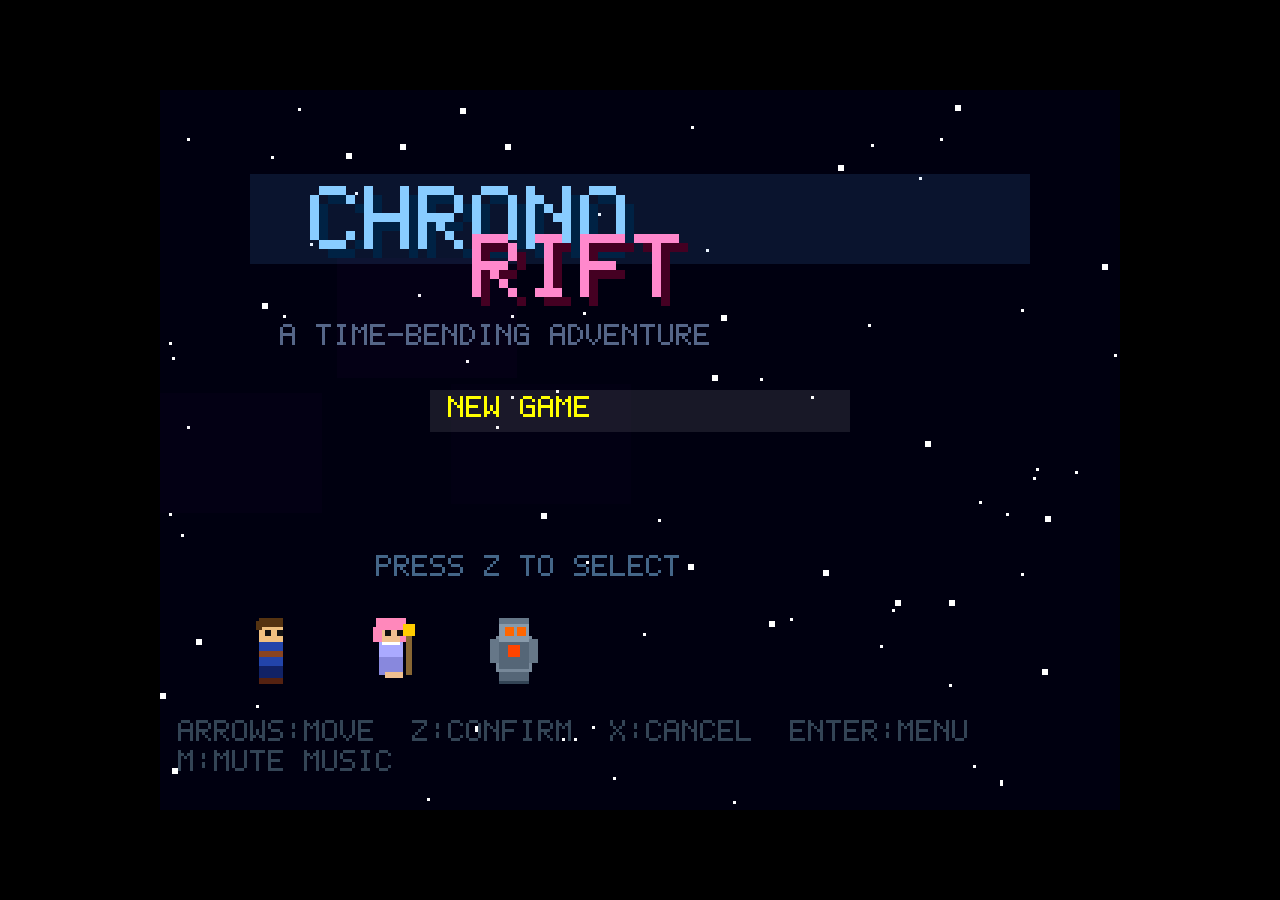
<file: chrono-rift/index.html>
<!DOCTYPE html>
<html lang="en">
<head>
  <meta charset="UTF-8">
  <meta name="viewport" content="width=device-width, initial-scale=1.0, maximum-scale=1.0, user-scalable=no">
  <title>Chrono Rift</title>
  <style>
    *{margin:0;padding:0;box-sizing:border-box}
    body{background:#000;display:flex;flex-direction:column;justify-content:center;align-items:center;min-height:100vh;overflow:hidden;touch-action:none}
    #c{display:block;image-rendering:pixelated;image-rendering:crisp-edges;cursor:none}
    #hud{position:absolute;bottom:8px;left:50%;transform:translateX(-50%);display:none;gap:6px;align-items:flex-end}
    .dpad{display:grid;grid-template-columns:repeat(3,40px);grid-template-rows:repeat(3,40px);gap:2px}
    .tb{background:rgba(255,255,255,.18);border:1px solid rgba(255,255,255,.35);border-radius:6px;color:#fff;font-size:14px;display:flex;align-items:center;justify-content:center;user-select:none;touch-action:none;-webkit-tap-highlight-color:transparent}
    .ab{display:flex;gap:6px;margin-bottom:0;padding-bottom:0;align-items:flex-end}
    @media(hover:none){#hud{display:flex}}
    #info{position:absolute;bottom:4px;right:8px;color:#444;font:10px monospace;display:none}
  </style>
</head>
<body>
<canvas id="c"></canvas>
<div id="hud">
  <div class="dpad">
    <div></div><div class="tb" id="bu">▲</div><div></div>
    <div class="tb" id="bl">◄</div><div></div><div class="tb" id="br">►</div>
    <div></div><div class="tb" id="bd">▼</div><div></div>
  </div>
  <div class="ab" style="margin-left:16px">
    <div class="tb" id="bx" style="width:40px;height:40px;font-size:12px">B</div>
    <div class="tb" id="bz" style="width:40px;height:40px;font-size:12px">A</div>
    <div class="tb" id="bst" style="width:56px;height:32px;font-size:10px">START</div>
  </div>
</div>
<div id="info">CHRONO RIFT v1.0</div>
<script src="js/core.js"></script>
<script src="js/sprites.js"></script>
<script src="js/data.js"></script>
<script src="js/battle.js"></script>
<script src="js/scenes.js"></script>
<script src="js/main.js"></script>
</body>
</html>
</file>
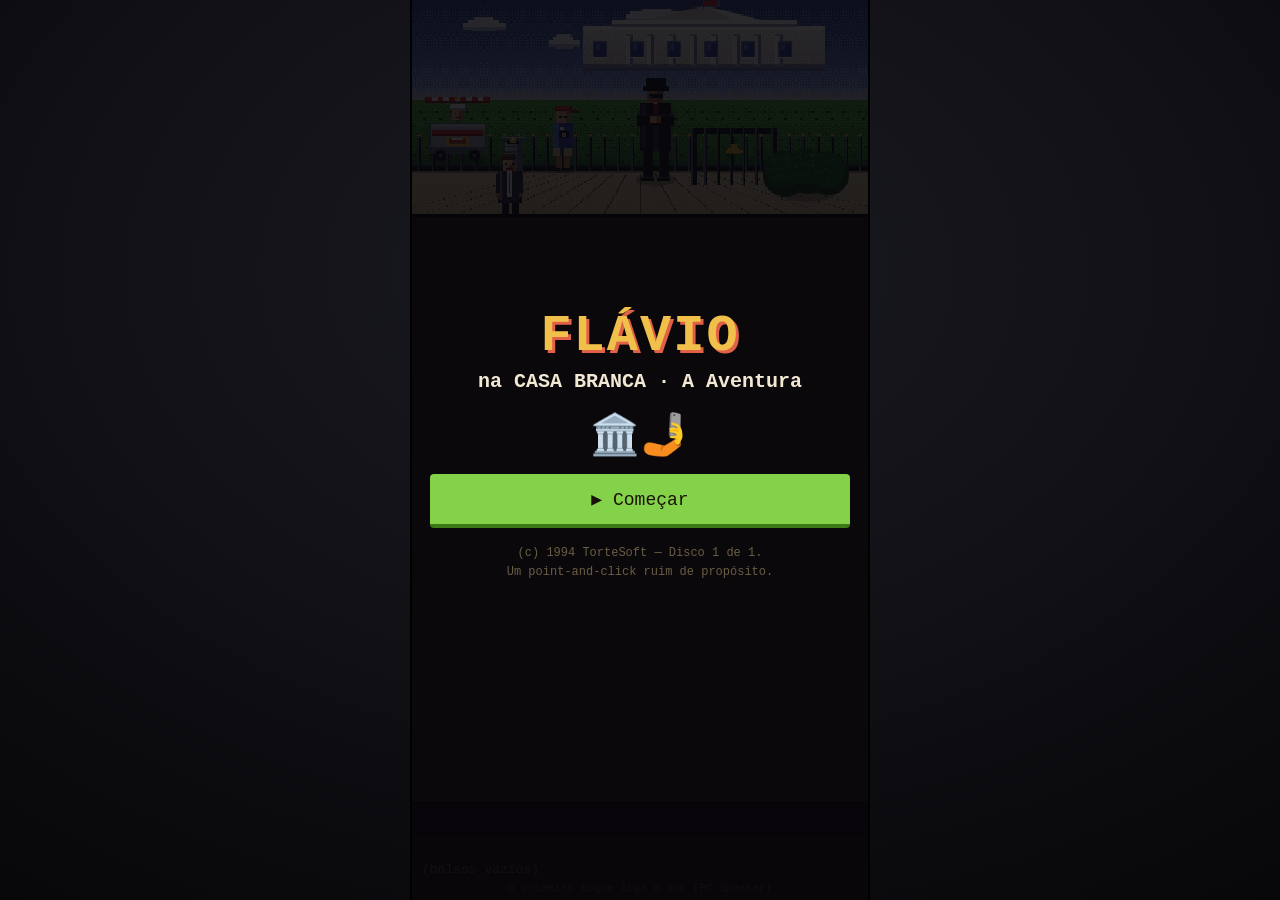
<file: flavio-casa-branca/index.html>
<!DOCTYPE html>
<html lang="pt-BR">
<head>
<meta charset="UTF-8">
<meta name="viewport" content="width=device-width, initial-scale=1.0, maximum-scale=1.0, user-scalable=no, viewport-fit=cover">
<title>Flávio na Casa Branca — A Aventura</title>
<style>
  :root{
    --tan:#caa86a; --tan-d:#7c5e34; --tan-l:#e6cf9a;
    --panel:#241d15; --panel2:#15100a; --bezel:#000;
    --ink:#f2e8d4; --muted:#b8a888; --green:#84d24a; --amber:#f0c04a; --red:#e06048;
  }
  *{box-sizing:border-box; -webkit-tap-highlight-color:transparent;}
  html,body{
    margin:0; height:100%; background:#000; overflow:hidden;
    font-family:ui-monospace,"SFMono-Regular","Courier New",monospace;
    color:var(--ink); -webkit-user-select:none; user-select:none; touch-action:manipulation;
  }
  #app{ position:fixed; inset:0; display:flex; align-items:center; justify-content:center;
        background:radial-gradient(120% 120% at 50% 30%,#1a1a22,#000); padding:env(safe-area-inset-top) 0 0; }
  #col{
    position:relative; width:100%; max-width:460px; height:100%; max-height:980px;
    display:flex; flex-direction:column; background:var(--panel2);
    border-left:2px solid #000; border-right:2px solid #000; overflow:hidden;
  }
  /* ---- cena pixel-art: preenche a largura em retrato; em paisagem a altura
         é limitada e a cena faz letterbox (object-fit) — nunca distorce ---- */
  #screen{ position:relative; width:100%; aspect-ratio:320/150; max-height:48vh;
           background:#05060a; flex:0 0 auto; border-bottom:3px solid #000; }
  #c{ display:block; width:100%; height:100%; object-fit:contain;
      image-rendering:pixelated; image-rendering:crisp-edges; }
  #tapname{ position:absolute; left:50%; top:6px; transform:translateX(-50%);
            font-size:13px; color:var(--amber); background:rgba(0,0,0,.55); padding:2px 8px;
            border-radius:2px; pointer-events:none; opacity:0; transition:opacity .12s; white-space:nowrap; }
  /* ---- HUD ---- */
  #hud{ flex:1 1 auto; display:flex; flex-direction:column; min-height:0; }
  #narration{
    flex:1 1 auto; overflow-y:auto; padding:12px 14px; line-height:1.5;
    font-size:clamp(15px,4.3vw,19px); color:var(--ink); background:var(--panel);
    border-bottom:2px solid #000; -webkit-overflow-scrolling:touch;
  }
  #narration b{ color:var(--amber); }
  #action{
    padding:7px 12px; font-size:clamp(13px,3.6vw,16px); color:var(--green);
    background:#0c0a06; border-bottom:1px solid #000; min-height:30px; white-space:nowrap;
    overflow:hidden; text-overflow:ellipsis;
  }
  #action .pick{ color:var(--amber); }
  #verbs{ display:grid; grid-template-columns:repeat(3,1fr); gap:5px; padding:6px; }
  .verb{
    appearance:none; border:0; cursor:pointer; min-height:46px; padding:6px 4px;
    font:inherit; font-size:clamp(12px,3.5vw,15px); color:#2a1d0c; background:var(--tan);
    border-top:2px solid var(--tan-l); border-left:2px solid var(--tan-l);
    border-bottom:3px solid var(--tan-d); border-right:3px solid var(--tan-d);
    border-radius:3px; line-height:1.05;
  }
  .verb:active{ transform:translateY(1px); border-bottom-width:2px; }
  .verb.sel{ background:var(--amber); color:#1a1206;
             border-top-color:#fff0c0; border-left-color:#fff0c0; }
  #inv{ display:flex; gap:6px; padding:0 6px 8px; overflow-x:auto; min-height:54px; -webkit-overflow-scrolling:touch; }
  #inv:empty::after{ content:"(bolsos vazios)"; color:#5a4e3a; font-size:13px; align-self:center; padding:4px; }
  .item{
    flex:0 0 auto; display:flex; align-items:center; gap:6px; cursor:pointer;
    padding:6px 10px 6px 6px; background:#1d2638; color:var(--ink); font-size:13px;
    border-top:2px solid #38507a; border-left:2px solid #38507a;
    border-bottom:3px solid #0a1020; border-right:3px solid #0a1020; border-radius:3px; white-space:nowrap;
  }
  .item:active{ transform:translateY(1px); }
  .item.sel{ background:#5a4a1c; border-top-color:var(--amber); border-left-color:var(--amber); }
  .item canvas{ width:32px; height:24px; image-rendering:pixelated; }
  #endbar{ display:none; padding:10px; }
  #endbar button{ width:100%; min-height:52px; font:inherit; font-size:16px; cursor:pointer;
    color:#1a1206; background:var(--amber); border:0; border-bottom:4px solid #9c7414; border-radius:4px; }
  /* ---- overlays (telas de menu/história) ---- */
  #overlay{ position:absolute; inset:0; display:none; flex-direction:column;
            background:rgba(6,5,10,.86); padding:18px; overflow-y:auto; z-index:5; }
  #overlay.show{ display:flex; }
  #overlay .ov{ margin:auto 0; }
  #overlay h1{ font-size:clamp(30px,11vw,52px); letter-spacing:2px; margin:0; text-align:center;
               color:var(--amber); text-shadow:3px 3px 0 var(--red), 0 0 1px #000; }
  #overlay h2{ font-size:clamp(15px,4.6vw,20px); margin:4px 0 18px; text-align:center; color:var(--ink); }
  #overlay p{ font-size:clamp(14px,4.2vw,17px); line-height:1.55; margin:0 0 12px; color:var(--ink); }
  #overlay p.dim{ color:var(--muted); font-size:13px; }
  #overlay p b{ color:var(--amber); }
  #overlay .scene-mini{ text-align:center; font-size:40px; margin:6px 0 14px; }
  #overlay input{ width:100%; font:inherit; font-size:18px; padding:10px; margin:6px 0 14px;
                  background:#000; color:var(--green); border:2px solid var(--tan-d); border-radius:3px; }
  #overlay button.go{ display:block; width:100%; min-height:54px; font:inherit; font-size:18px; cursor:pointer;
    color:#1a1206; background:var(--green); border:0; border-bottom:4px solid #3c7a18; border-radius:4px; }
  #overlay .credit{ text-align:center; color:#6a5e44; font-size:12px; margin-top:16px; }
  #hint{ position:absolute; left:0; right:0; bottom:6px; text-align:center; font-size:11px; color:#4a4236; z-index:1; }
  /* paisagem baixa: encolhe a cena e os controles p/ sobrar texto */
  @media (orientation:landscape) and (max-height:560px){
    #screen{ max-height:40vh; }
    .verb{ min-height:38px; }
    #inv{ min-height:46px; }
    #narration{ font-size:clamp(14px,3.4vw,17px); }
  }
</style>
</head>
<body>
<div id="app"><div id="col">
  <div id="screen">
    <canvas id="c" width="320" height="150"></canvas>
    <div id="tapname"></div>
  </div>
  <div id="hud">
    <div id="narration"></div>
    <div id="action"></div>
    <div id="verbs"></div>
    <div id="inv"></div>
    <div id="endbar"><button id="replay">📸 Jogar de novo</button></div>
  </div>
  <div id="overlay"><div class="ov" id="ovc"></div></div>
  <div id="hint">o primeiro toque liga o som (PC Speaker)</div>
</div></div>
<script>
"use strict";
/* =========================================================================
   FLÁVIO NA CASA BRANCA — A AVENTURA
   Arquitetura: cena em pixel-art no <canvas> (320x150, escalado pixelado) +
   TODO texto/UI em DOM crisp e grande (legível no celular vertical).
   ========================================================================= */

/* ---------- canvas da cena ---------- */
const SCREEN_W=320, SCREEN_H=150;
const cv = document.getElementById('c');
let ctx = cv.getContext('2d');
ctx.imageSmoothingEnabled=false;

const bgCanvas=document.createElement('canvas');
bgCanvas.width=SCREEN_W; bgCanvas.height=SCREEN_H;
const bgctx=bgCanvas.getContext('2d'); bgctx.imageSmoothingEnabled=false;
let bgBuilt=false;

/* ---------- paleta ---------- */
const P = {
  skyTop:'#36488f', skyMid:'#5878c8', skyLow:'#9fb6e2', skyHaze:'#e6d2b0',
  cloud:'#eef0f6', cloudSh:'#aeb8d8',
  whiteHi:'#fffdf0', white:'#f4f0e0', wwhite:'#ddd8c4', shadow:'#a6a8be', whiteSh:'#888aa8', cool:'#6e74a0',
  grassHi:'#52a83e', grass:'#2c7a2c', grassDk:'#1f5a1f', grassSh:'#143e18',
  path:'#cdb888', pathHi:'#e0cfa2', pathDk:'#9c8456', pathSh:'#766240',
  red:'#c83030', redDk:'#8a1d1d', blue:'#3048a8', blueLt:'#5a78d8', gold:'#e0b828', goldDk:'#9c7a14',
  skin:'#e0a878', skinHi:'#f2c898', skinDk:'#b07848', skinSh:'#8a5836', hair:'#503018', hairHi:'#6e4824',
  black:'#0e0e16', dkgray:'#2a2a3a', gray:'#707080', ltgray:'#b8b8c4', white2:'#f0f0f4',
  green2:'#46c83c', brown:'#7a5020', brownHi:'#9c6c2c', brownDk:'#4a2e0e',
  metal:'#9aa0b0', metalHi:'#c4c8d4', metalDk:'#585e72',
};
const BAYER=[0,8,2,10, 12,4,14,6, 3,11,1,9, 15,7,13,5];
function ditherGrad(g,x0,y0,w,h,cTop,cBot){
  g.fillStyle=cTop; g.fillRect(x0,y0,w,h); g.fillStyle=cBot;
  for(let y=0;y<h;y++){ const t=h>1?y/(h-1):0;
    for(let x=0;x<w;x++){ if(t>(BAYER[((y&3)<<2)|(x&3)]+0.5)/16) g.fillRect(x0+x,y0+y,1,1); } }
}

/* ---------- "PC Speaker" ---------- */
let audioCtx=null, soundOn=false;
function initAudio(){ if(audioCtx) return;
  try{ audioCtx=new (window.AudioContext||window.webkitAudioContext)(); soundOn=true; }catch(e){ soundOn=false; }
  if(audioCtx&&audioCtx.state==='suspended') audioCtx.resume();
}
function beep(f,d,t,v){ if(!soundOn) return;
  const o=audioCtx.createOscillator(), g=audioCtx.createGain();
  o.type=t||'square'; o.frequency.value=f; g.gain.value=v||0.05;
  o.connect(g); g.connect(audioCtx.destination);
  const n=audioCtx.currentTime; o.start(n); o.stop(n+(d||0.05));
  g.gain.setValueAtTime(g.gain.value,n); g.gain.linearRampToValueAtTime(0.0001,n+(d||0.05));
}
const blip=()=>beep(660,0.03,'square',0.04);
const clickSnd=()=>beep(220,0.04,'square',0.05);
function sadTrombone(){ [233,220,196,165].forEach((f,i)=>setTimeout(()=>beep(f,0.28,'sawtooth',0.06),i*230)); }
function triumph(){ [523,659,784,1046].forEach((f,i)=>setTimeout(()=>beep(f,0.18,'square',0.06),i*150)); }
function camera(){ beep(1500,0.02,'square',0.07); setTimeout(()=>beep(120,0.12,'sawtooth',0.05),40); }

/* =========================================================================
   ESTADO / DADOS
   ========================================================================= */
const STATE={ TITLE:0, INTRO:1, COPY:2, GAME:3, WIN:4 };
let state=STATE.TITLE;

const game={
  inv:['celular'],
  flags:{ talkedGuard:false, gotBadge:false, gaveBadge:false, gotDog:false,
          squirrel:false, guardDistracted:false, won:false },
  flavioX:60, flavioTargetX:60, walking:false, facing:1, bob:0,
};
const ITEMS={
  celular:{ name:'Celular',  desc:'Meu celular. Tela rachada, mas a câmera funciona — é o que importa pra selfie histórica.' },
  cracha:{  name:'Crachá Vencido', desc:'Crachá plastificado que achei no lixo. Diz "VISITOR — STENOGRAPHER, FLAVIA" e venceu em 1998. Serve.' },
  cachorro:{name:'Cachorro-Quente', desc:'Cachorro-quente que o vendedor me deu de pena. Pouco molho. A vida é assim.' },
};
const VERBS=[
  {id:'olhar',label:'Olhar'}, {id:'pegar',label:'Pegar'}, {id:'usar',label:'Usar'},
  {id:'falar',label:'Falar'}, {id:'dar',label:'Dar'}, {id:'andar',label:'Ir p/'},
];
let curVerb='olhar', usingItem=null;

const HOTSPOTS=[
  {id:'guarda', name:'Segurança Brad', x:150,y:55,w:48,h:90, walkX:140},
  {id:'portao', name:'Portão da Casa Branca', x:196,y:40,w:60,h:105, walkX:182},
  {id:'cart',   name:'Carrinho de Cachorro-Quente', x:8,y:74,w:52,h:52, walkX:62},
  {id:'turista',name:'Turista', x:96,y:72,w:28,h:66, walkX:92},
  {id:'lixo',   name:'Lata de Lixo', x:62,y:92,w:22,h:34, walkX:80},
  {id:'arbusto',name:'Arbusto', x:258,y:100,w:50,h:38, walkX:250},
  {id:'casa',   name:'Casa Branca', x:120,y:4,w:170,h:40, walkX:140},
];

/* =========================================================================
   NARRAÇÃO / DOM
   ========================================================================= */
const elNarr=document.getElementById('narration');
const elAction=document.getElementById('action');
const elVerbs=document.getElementById('verbs');
const elInv=document.getElementById('inv');
const elEnd=document.getElementById('endbar');
const elTapName=document.getElementById('tapname');
const elOverlay=document.getElementById('overlay');
const elOvc=document.getElementById('ovc');

function say(html,color){ elNarr.innerHTML=html; elNarr.style.color=color||'var(--ink)'; elNarr.scrollTop=0; blip(); }

let tapNameTimer=0;
function flashName(n){ elTapName.textContent=n; elTapName.style.opacity='1'; tapNameTimer=90; }

function findItem(id){ return game.inv.indexOf(id)>=0; }
function addItem(id){ if(!findItem(id)){ game.inv.push(id); buildInventory(); } }
function removeItem(id){ const i=game.inv.indexOf(id); if(i>=0){ game.inv.splice(i,1); buildInventory(); } }
function walkTo(x){ game.flavioTargetX=Math.max(20,Math.min(262,x));
  game.facing=game.flavioTargetX<game.flavioX?-1:1; game.walking=true; }

function buildVerbs(){
  elVerbs.innerHTML='';
  for(const v of VERBS){
    const b=document.createElement('button');
    b.className='verb'+(curVerb===v.id?' sel':''); b.textContent=v.label;
    b.onclick=()=>{ initAudio(); curVerb=v.id; if(v.id!=='usar'&&v.id!=='dar') usingItem=null; clickSnd(); refreshVerbs(); updateAction(); };
    elVerbs.appendChild(b);
  }
}
function refreshVerbs(){ [...elVerbs.children].forEach((b,i)=> b.classList.toggle('sel',VERBS[i].id===curVerb)); }

function buildInventory(){
  elInv.innerHTML='';
  for(const id of game.inv){
    const d=document.createElement('div');
    d.className='item'+(usingItem===id?' sel':'');
    const ic=document.createElement('canvas'); ic.width=32; ic.height=24;
    drawItemIcon(ic.getContext('2d'), id);
    const sp=document.createElement('span'); sp.textContent=ITEMS[id].name;
    d.appendChild(ic); d.appendChild(sp);
    d.onclick=()=>{ initAudio(); clickInvItem(id); };
    elInv.appendChild(d);
  }
}
function refreshInv(){ [...elInv.children].forEach((d,i)=> d.classList.toggle('sel',usingItem===game.inv[i])); }

function updateAction(){
  let s=VERBS.find(v=>v.id===curVerb).label;
  if(usingItem && (curVerb==='usar'||curVerb==='dar')){
    s=(curVerb==='dar'?'Dar ':'Usar ')+'<span class="pick">'+ITEMS[usingItem].name+'</span>'+
      (curVerb==='dar'?' para… ':' com… ')+'(toque no alvo)';
  } else if(curVerb==='usar'||curVerb==='dar'){
    s+=' … (escolha um item, depois o alvo)';
  } else {
    s+=' …';
  }
  elAction.innerHTML=s;
}

function clickInvItem(id){
  if(curVerb==='usar'||curVerb==='dar'){
    usingItem=(usingItem===id?null:id); clickSnd();
  } else {
    usingItem=null; say(ITEMS[id].desc,'var(--muted)'); // só inspeciona
  }
  refreshInv(); updateAction();
}

/* =========================================================================
   LÓGICA DAS INTERAÇÕES (humor constrangedor)
   ========================================================================= */
function interact(hotId){
  const hs=HOTSPOTS.find(h=>h.id===hotId); const f=game.flags;

  if(usingItem){
    const it=usingItem, action=curVerb; usingItem=null; curVerb='olhar';
    refreshVerbs(); refreshInv(); updateAction();

    if(it==='cracha' && hotId==='guarda' && !f.gotDog && !f.squirrel){
      f.gaveBadge=true;
      say('Brad pega o crachá, lê devagar e devolve: <b>"Senhor, isso é um crachá de ESTENÓGRAFA, venceu em 1998, e está escrito FLAVIA. ...O senhor é a Flavia?"</b> Eu: "Sou primo dela." Ele só me encara.');
      sadTrombone(); return;
    }
    if(it==='cachorro' && hotId==='guarda'){
      say('Ofereço o cachorro-quente pro Brad. <b>"Comi às 6h, senhor. E sou vegano."</b> Ele olha pra salsicha encharcada de molho na minha mão. Eu continuo segurando. Ninguém fala nada por uns 8 segundos.');
      sadTrombone(); return;
    }
    if(it==='cachorro' && hotId==='turista'){
      say('A turista recusa: "No, thank you." Eu insisto em inglês: <b>"Is free, is free, very gostoso."</b> Ela atravessa a rua.');
      sadTrombone(); return;
    }
    if(it==='cachorro' && hotId==='arbusto'){
      if(!f.squirrel){ removeItem('cachorro'); f.squirrel=true;
        say('Coloco o cachorro-quente no arbusto feito isca. Um <b>esquilo</b> gordo da Casa Branca aparece na hora e começa a roer. Ele me olha. Eu olho pra ele. Temos um plano agora. (Eu tenho um plano.)','var(--green)');
        beep(880,0.05,'square',0.05);
      } else say('O esquilo já está lá detonando o lanche. Não vou atrapalhar o artista.');
      return;
    }
    if(it==='cracha' && hotId==='arbusto'){
      if(f.squirrel && !f.guardDistracted){ removeItem('cracha'); f.guardDistracted=true;
        say('Prendo o crachá "VISITOR" no esquilo com a presilha. Agora ele é um visitante <b>CREDENCIADO</b>. O esquilo dispara pro portão. Brad grita "INTRUDER WITH BADGE!" e sai correndo atrás dele. <b>O posto ficou VAZIO.</b>','var(--amber)');
        triumph();
      } else if(!f.squirrel){ say('Não tem esquilo nenhum aqui. Eu ia prender o crachá em quê, no arbusto? Que vergonha pensar nisso.'); }
      return;
    }
    if(it==='celular' && (hotId==='portao'||hotId==='casa'||hotId==='guarda')){
      if(f.guardDistracted){ winSequence(); return; }
      say('Levanto o celular pra selfie, mas o Brad ainda está aqui plantado feito poste. Ele tampa a câmera com a mão. <b>"No photos, sir."</b> Preciso tirar ele daqui.');
      return;
    }
    say('Tento usar '+ITEMS[it].name.toLowerCase()+' com '+(hs?hs.name.toLowerCase():'isso')+'. Não acontece nada. Algumas pessoas filmam com o celular. Pra postar.');
    return;
  }

  switch(hotId){
    case 'casa':
      if(curVerb==='olhar') say('A Casa Branca. Branca, grande, cheia de colunas. Eu <b>deveria</b> estar lá dentro, do lado do presidente, comendo uns salgadinhos importados. Em vez disso, suo na gravata do meu pai aqui na calçada.');
      else if(curVerb==='andar') say('Tem um portão, um guarda de 1,90m e o bom senso entre mim e a Casa Branca. Detalhes.');
      else say('Não dá pra fazer isso com um prédio histórico, Flávio. Controle-se.');
      break;
    case 'portao':
      if(curVerb==='olhar') say('Portão de ferro preto com águia dourada. Trancado. Atrás dele, o gramado mais bem cuidado do hemisfério norte.');
      else if(curVerb==='pegar') say('Sacudo o portão. Faz barulho. O guarda tosse. Eu paro e disfarço assobiando o hino do Brasil errado.');
      else if(curVerb==='usar'){ if(game.flags.guardDistracted) say('Com o Brad longe, dá pra tentar a selfie agora. <b>Use o Celular no portão.</b>','var(--amber)');
        else say('O portão não abre, e o Brad não tira o olho de mim. Tenho que dar um jeito nesse guarda primeiro.'); }
      else if(curVerb==='andar'){ walkTo(182); say('Chego perto do portão. Cheiro de poder e grama recém-cortada.'); }
      else say('O portão não está interessado em conversa, Flávio.');
      break;
    case 'guarda':
      if(curVerb==='olhar') say('Brad. Segurança. Óculos escuros mesmo nublado, fone na orelha e zero dúvida sobre quem eu <b>não</b> sou.');
      else if(curVerb==='falar'){ game.flags.talkedGuard=true;
        if(game.flags.guardDistracted) say('O Brad sumiu atrás de um esquilo credenciado. Não tem com quem falar. <b>APROVEITA.</b>','var(--amber)');
        else say('Eu: "Bom dia! Flávio, convidado da reunião presidencial." Brad confere a prancheta. "...Não tem nenhum Flávio aqui." Eu: "Procura por Flávio com PH." Ele: "...Não." Eu: <b>"Tenta de novo, com carinho."</b> Uns turistas pararam pra assistir.'); }
      else if(curVerb==='dar') say('Pra dar algo pro Brad, escolha o item no inventário primeiro.','var(--muted)');
      else if(curVerb==='pegar') say('Não vou <b>pegar</b> no segurança da Casa Branca. Já estou numa situação delicada o suficiente.');
      else if(curVerb==='andar') walkTo(140);
      else say('O Brad não reage. Profissional.');
      break;
    case 'cart':
      if(curVerb==='olhar') say('Carrinho de cachorro-quente. O vendedor, Sérgio (crachá: "SERGIO"), brasileiro também, me reconheceu pela cara de perdido.');
      else if(curVerb==='falar'||curVerb==='pegar'){ if(!game.flags.gotDog){ game.flags.gotDog=true; addItem('cachorro');
          say('Sérgio: "Conterrâneo, qual foi?" Conto tudo. Ele faz que sim com pena, me dá um <b>cachorro-quente DE GRAÇA</b> e diz: "Vai por mim, volta pro hotel." Pego o lanche. (A dignidade não.)','var(--green)'); }
        else say('Sérgio: "Já te dei um, parceiro. Agora é por minha conta NÃO te dar mais." Ele tem razão.'); }
      else if(curVerb==='usar') say('Mexer no carrinho dele sem permissão? Não. Já estou representando mal o Brasil o bastante hoje.');
      else if(curVerb==='andar') walkTo(62);
      else say('...');
      break;
    case 'turista':
      if(curVerb==='olhar') say('Uma turista com boné "I ♥ DC" e uma câmera caríssima. Ela me filma achando que sou alguma "local attraction".');
      else if(curVerb==='falar') say('Eu: "Quer foto comigo? Sou quase convidado oficial." Ela sorri educada e fotografa o prédio <b>atrás</b> de mim. Eu saio na foto sem querer, de costas.');
      else if(curVerb==='pegar') say('Roubar a câmera dela? Vim tirar UMA selfie, não pegar 15 anos de prisão federal.');
      else if(curVerb==='andar') walkTo(92);
      else say('Ela finge que não entende português. Justo.');
      break;
    case 'lixo':
      if(curVerb==='olhar') say('Lata de lixo oficial. Algo plastificado brilha lá dentro. Pode ser útil. Pode ser nojento. Geralmente é os dois.');
      else if(curVerb==='pegar'){ if(!game.flags.gotBadge){ game.flags.gotBadge=true; addItem('cracha');
          say('Enfio a mão na lata (a turista filma tudo) e puxo um <b>CRACHÁ "VISITOR"</b> plastificado, meio grudento. Diz "STENOGRAPHER — FLAVIA". Praticamente meu. Guardo no bolso da gravata.','var(--green)'); }
        else say('Já peguei o crachá. Não vou catar mais coisa no lixo na frente de turista. Tem limite. (Pouco, mas tem.)'); }
      else if(curVerb==='usar') say('Fico encarando a lata de lixo. A lata de lixo me encara de volta. Empate.');
      else if(curVerb==='andar') walkTo(80);
      else say('É uma lata de lixo, Flávio.');
      break;
    case 'arbusto':
      if(curVerb==='olhar'){ if(game.flags.squirrel) say('Um esquilo gordo destruindo meu cachorro-quente. Ele tem mais credencial pra entrar ali do que eu.');
        else say('Arbusto ornamental impecável. Farfalha — deve ter bicho. Tudo aqui tem mais propósito do que eu neste momento.'); }
      else if(curVerb==='pegar') say('Cutuco o arbusto. Algo cutuca de volta. Recuo devagar, mantendo a dignidade.');
      else if(curVerb==='usar') say('Pra usar algo no arbusto, escolha um item primeiro.','var(--muted)');
      else if(curVerb==='andar') walkTo(250);
      else say('O arbusto não responde. Como todo mundo aqui.');
      break;
  }
}

/* =========================================================================
   DESENHO DA CENA (pixel-art)
   ========================================================================= */
function cloud(x,y,w){ ctx.fillStyle=P.cloudSh; ctx.fillRect(x,y+3,w,4); ctx.fillRect(x+w*0.2,y+5,w*0.6,3);
  ctx.fillStyle=P.cloud; ctx.fillRect(x+3,y,w-8,4); ctx.fillRect(x,y+2,w,3); ctx.fillRect(x+w*0.25,y-2,w*0.45,3); }
function ditherSky(){ ditherGrad(ctx,0,0,SCREEN_W,40,P.skyTop,P.skyMid); ditherGrad(ctx,0,40,SCREEN_W,30,P.skyMid,P.skyLow);
  ditherGrad(ctx,0,62,SCREEN_W,14,P.skyLow,P.skyHaze); cloud(36,14,30); cloud(150,8,46); cloud(248,20,36); cloud(96,26,22); }
function drawWhiteHouse(){
  ditherSky();
  ditherGrad(ctx,0,70,SCREEN_W,50,P.grassHi,P.grass); ditherGrad(ctx,0,108,SCREEN_W,12,P.grass,P.grassDk);
  ctx.fillStyle=P.grassSh; for(let y=78;y<116;y+=5) for(let x=((y*5)%11);x<SCREEN_W;x+=11) ctx.fillRect(x,y,2,1);
  ctx.fillStyle=P.grassHi; for(let y=80;y<114;y+=7) for(let x=((y*3)%13)+4;x<SCREEN_W;x+=13) ctx.fillRect(x,y,1,1);
  ditherGrad(ctx,0,120,SCREEN_W,30,P.pathHi,P.path);
  ctx.fillStyle=P.pathSh; for(let i=-7;i<=7;i++){ const top=160+i*9, bot=160+i*26;
    for(let y=0;y<30;y++){ const x=Math.round(top+(bot-top)*(y/30)); ctx.fillRect(x,120+y,1,1); } }
  ctx.fillStyle=P.pathDk; ctx.fillRect(0,120,SCREEN_W,1); ctx.fillStyle=P.pathHi; ctx.fillRect(0,121,SCREEN_W,1);
  const hx=120,hw=170,hy=18;
  ditherGrad(ctx,hx,hy,hw,30,P.white,P.wwhite);
  ctx.fillStyle=P.whiteHi; ctx.fillRect(hx,hy,hw,3); ctx.fillStyle=P.whiteSh; ctx.fillRect(hx,hy+27,hw,3);
  ctx.fillStyle=P.cool; ctx.fillRect(hx,hy+30,hw,2);
  for(let i=0;i<8;i++){ const cx=150+i*15; ctx.fillStyle=P.whiteSh; ctx.fillRect(cx,24,5,22);
    ctx.fillStyle=P.white; ctx.fillRect(cx,24,3,22); ctx.fillStyle=P.whiteHi; ctx.fillRect(cx,24,1,22);
    ctx.fillStyle=P.shadow; ctx.fillRect(cx,24,5,1); ctx.fillRect(cx,45,5,1); }
  ctx.fillStyle=P.whiteHi; ctx.fillRect(140,14,130,3); ctx.fillStyle=P.shadow; ctx.fillRect(140,17,130,2);
  ctx.fillStyle=P.wwhite; ctx.beginPath(); ctx.moveTo(165,14); ctx.lineTo(245,14); ctx.lineTo(205,4); ctx.closePath(); ctx.fill();
  ctx.fillStyle=P.whiteHi; ctx.beginPath(); ctx.moveTo(205,4); ctx.lineTo(245,14); ctx.lineTo(225,14); ctx.closePath(); ctx.fill();
  ctx.fillStyle=P.gray; ctx.fillRect(204,-2,1,8);
  for(let i=0;i<6;i++){ const wx=128+i*26; ctx.fillStyle=P.cool; ctx.fillRect(wx-1,29,10,12);
    ctx.fillStyle=P.blue; ctx.fillRect(wx,30,8,10); ctx.fillStyle=P.blueLt; ctx.fillRect(wx+1,31,3,4);
    ctx.fillStyle=P.whiteHi; ctx.fillRect(wx-1,40,10,1); }
  ctx.fillStyle=P.black; ctx.fillRect(0,116,SCREEN_W,4); ctx.fillStyle=P.dkgray; ctx.fillRect(0,116,SCREEN_W,1);
  for(let x=4;x<SCREEN_W;x+=10){ ctx.fillStyle=P.black; ctx.fillRect(x,96,2,24); ctx.fillStyle=P.metalDk; ctx.fillRect(x,96,1,24);
    ctx.fillStyle=P.gold; ctx.fillRect(x,94,2,2); ctx.fillStyle=P.goldDk; ctx.fillRect(x,95,2,1); }
  drawGate(196,90);
}
function drawGate(x,y){ ctx.fillStyle=P.black; ctx.fillRect(x,y,4,40); ctx.fillRect(x+56,y,4,40); ctx.fillRect(x,y,60,4);
  ctx.fillStyle=P.metalDk; ctx.fillRect(x,y,1,40); ctx.fillRect(x+56,y,1,40);
  for(let i=1;i<6;i++){ ctx.fillStyle=P.black; ctx.fillRect(x+i*9,y,2,40); ctx.fillStyle=P.metalDk; ctx.fillRect(x+i*9,y,1,40); }
  ctx.fillStyle=P.goldDk; ctx.fillRect(x+25,y+15,10,3); ctx.fillStyle=P.gold;
  ctx.fillRect(x+26,y+14,8,3); ctx.fillRect(x+28,y+11,4,3); ctx.fillRect(x+24,y+15,2,2); ctx.fillRect(x+34,y+15,2,2);
}
function buildBackground(){ const real=ctx; ctx=bgctx; drawWhiteHouse(); ctx=real; bgBuilt=true; }
function drawBackdrop(){ if(!bgBuilt) buildBackground(); ctx.drawImage(bgCanvas,0,0);
  const fl=Math.floor(Date.now()/300)%2; ctx.fillStyle=P.skyMid; ctx.fillRect(205,-2,11,7);
  ctx.fillStyle=P.gray; ctx.fillRect(204,-2,1,8); ctx.fillStyle=P.red; ctx.fillRect(205,-2,9,2); ctx.fillRect(205+fl,0,9,2); ctx.fillRect(205,2,9,2);
  ctx.fillStyle=P.blue; ctx.fillRect(205,-2,4,3); }

function shadow(cx,cy,w){ ctx.fillStyle='rgba(10,12,8,0.28)'; ctx.beginPath(); ctx.ellipse(cx,cy,w,Math.max(2,w*0.34),0,0,7); ctx.fill(); }

function drawTrash(x,y){ shadow(x+7,y+22,9);
  ctx.fillStyle=P.metalDk; ctx.fillRect(x,y,14,22); ctx.fillStyle=P.metal; ctx.fillRect(x+1,y+2,9,18);
  ctx.fillStyle=P.metalHi; ctx.fillRect(x+1,y+2,2,18); ctx.fillStyle=P.metalDk; ctx.fillRect(x+10,y+2,3,18);
  for(let yy=y+4;yy<y+20;yy+=4){ ctx.fillStyle=P.metalDk; ctx.fillRect(x+1,yy,11,1); }
  ctx.fillStyle=P.metalDk; ctx.fillRect(x-1,y-2,16,3); ctx.fillStyle=P.metalHi; ctx.fillRect(x-1,y-2,16,1);
  ctx.fillStyle=P.black; ctx.fillRect(x+3,y+1,8,2);
  if(!game.flags.gotBadge){ const g=Math.floor(Date.now()/250)%2; ctx.fillStyle=g?P.gold:P.goldDk; ctx.fillRect(x+5,y-1,4,3); ctx.fillStyle=P.white2; ctx.fillRect(x+6,y-1,1,1); }
}
function drawCart(x,y){ shadow(x+20,y+26,20);
  ctx.fillStyle=P.redDk; ctx.fillRect(x-3,y-18,46,4);
  ctx.fillStyle=P.red; for(let i=0;i<6;i++) ctx.fillRect(x-2+i*8,y-18,4,3);
  ctx.fillStyle=P.white2; for(let i=0;i<5;i++) ctx.fillRect(x+2+i*8,y-18,4,3);
  ctx.fillStyle=P.gold; ctx.fillRect(x+18,y-18,3,2); ctx.fillStyle=P.metalDk; ctx.fillRect(x+19,y-15,2,15);
  ctx.fillStyle=P.metalDk; ctx.fillRect(x,y,40,22); ctx.fillStyle=P.metal; ctx.fillRect(x+1,y+1,38,16);
  ctx.fillStyle=P.metalHi; ctx.fillRect(x+1,y+1,38,2); ctx.fillStyle=P.red; ctx.fillRect(x+2,y+5,36,4); ctx.fillStyle=P.redDk; ctx.fillRect(x+2,y+8,36,1);
  ctx.fillStyle=P.black; ctx.beginPath(); ctx.arc(x+8,y+23,4,0,7); ctx.arc(x+32,y+23,4,0,7); ctx.fill();
  ctx.fillStyle=P.metalDk; ctx.fillRect(x+7,y+22,2,2); ctx.fillRect(x+31,y+22,2,2);
  // plaquinha com um cachorro-quente desenhado (em vez de texto ilegível)
  ctx.fillStyle=P.gold;   ctx.fillRect(x+12,y+10,16,6);
  ctx.fillStyle=P.brownHi;ctx.fillRect(x+14,y+11,12,4);
  ctx.fillStyle=P.red;    ctx.fillRect(x+15,y+12,10,2);
  ctx.fillStyle=P.white2; ctx.fillRect(x+16,y+11,8,1);
  ctx.fillStyle=P.skinDk; ctx.fillRect(x+16,y-10,8,8); ctx.fillStyle=P.skin; ctx.fillRect(x+16,y-10,5,8);
  ctx.fillStyle=P.white2; ctx.fillRect(x+15,y-13,10,4); ctx.fillStyle=P.shadow; ctx.fillRect(x+15,y-10,10,1);
  ctx.fillStyle=P.black; ctx.fillRect(x+18,y-7,1,1); ctx.fillRect(x+21,y-7,1,1); ctx.fillStyle=P.hair; ctx.fillRect(x+18,y-4,5,1);
}
function drawTourist(x,y){ shadow(x+5,y+44,9);
  ctx.fillStyle=P.redDk; ctx.fillRect(x,y,12,4); ctx.fillRect(x+10,y+3,6,2); ctx.fillStyle=P.red; ctx.fillRect(x+1,y,10,3);
  ctx.fillStyle=P.skinDk; ctx.fillRect(x+1,y+4,10,8); ctx.fillStyle=P.skin; ctx.fillRect(x+1,y+4,7,8);
  ctx.fillStyle=P.black; ctx.fillRect(x+3,y+7,2,2); ctx.fillRect(x+7,y+7,2,2);
  ctx.fillStyle=P.blue; ctx.fillRect(x-1,y+12,14,18); ctx.fillStyle=P.blueLt; ctx.fillRect(x-1,y+12,4,18); ctx.fillStyle=P.white2; ctx.fillRect(x+4,y+15,3,2);
  ctx.fillStyle=P.black; ctx.fillRect(x+3,y+18,7,5); ctx.fillStyle=P.metalHi; ctx.fillRect(x+5,y+19,3,3); ctx.fillStyle=P.cool; ctx.fillRect(x+6,y+20,1,1);
  ctx.fillStyle=P.path; ctx.fillRect(x-1,y+30,5,5); ctx.fillRect(x+7,y+30,5,5); ctx.fillStyle=P.skinDk; ctx.fillRect(x+1,y+35,4,9); ctx.fillRect(x+7,y+35,4,9);
}
function drawGuard(x,y){ if(game.flags.guardDistracted){ drawTinyGuardRunning(245,108); return; } shadow(x+13,y+66,14);
  ctx.fillStyle=P.black; ctx.fillRect(x+4,y,18,4); ctx.fillStyle=P.dkgray; ctx.fillRect(x+5,y,17,1); ctx.fillStyle=P.black; ctx.fillRect(x+6,y-5,14,6);
  ctx.fillStyle=P.skinSh; ctx.fillRect(x+7,y+4,12,8); ctx.fillStyle=P.skinDk; ctx.fillRect(x+7,y+4,7,8);
  ctx.fillStyle=P.black; ctx.fillRect(x+8,y+6,10,3); ctx.fillStyle=P.metalHi; ctx.fillRect(x+9,y+7,1,1); ctx.fillStyle=P.skinSh; ctx.fillRect(x+10,y+10,5,1);
  ctx.fillStyle=P.black; ctx.fillRect(x+2,y+12,22,34); ctx.fillStyle=P.dkgray; ctx.fillRect(x+3,y+13,3,30); ctx.fillRect(x+11,y+12,4,34);
  ctx.fillStyle=P.white2; ctx.fillRect(x+12,y+12,2,8); ctx.fillStyle=P.redDk; ctx.fillRect(x+12,y+13,2,12);
  ctx.fillStyle=P.black; ctx.fillRect(x,y+20,26,8); ctx.fillStyle=P.dkgray; ctx.fillRect(x,y+20,26,1);
  ctx.fillStyle=P.skinDk; ctx.fillRect(x+9,y+21,8,5); ctx.fillStyle=P.skin; ctx.fillRect(x+9,y+21,4,5);
  ctx.fillStyle=P.black; ctx.fillRect(x+4,y+46,7,20); ctx.fillRect(x+15,y+46,7,20); ctx.fillStyle=P.dkgray; ctx.fillRect(x+4,y+46,1,20); ctx.fillRect(x+15,y+46,1,20);
  ctx.fillStyle=P.black; ctx.fillRect(x+3,y+64,9,3); ctx.fillRect(x+14,y+64,9,3); ctx.fillStyle=P.metalDk; ctx.fillRect(x+3,y+64,9,1); ctx.fillRect(x+14,y+64,9,1);
  ctx.fillStyle=P.ltgray; ctx.fillRect(x+18,y+5,1,6);
}
function drawTinyGuardRunning(x,y){ shadow(x+4,y+20,7); ctx.fillStyle=P.black; ctx.fillRect(x,y,8,14); ctx.fillStyle=P.dkgray; ctx.fillRect(x,y,2,14);
  ctx.fillStyle=P.skinDk; ctx.fillRect(x+1,y-4,6,5); ctx.fillStyle=P.black; ctx.fillRect(x+1,y-7,6,4);
  const k=Math.floor(Date.now()/120)%2; ctx.fillStyle=P.black; ctx.fillRect(x+(k?0:5),y+14,3,6); ctx.fillRect(x+(k?5:0),y+14,3,6);
  ctx.fillStyle=P.skinDk; ctx.fillRect(x+(k?-2:7),y+4,3,2);
}
function drawSquirrel(x,y){ const k=Math.floor(Date.now()/150)%2; shadow(x+4,y+6,6);
  ctx.fillStyle=P.brownDk; ctx.fillRect(x,y,9,6); ctx.fillStyle=P.brown; ctx.fillRect(x,y,9,4); ctx.fillStyle=P.brownHi; ctx.fillRect(x+1,y,7,1);
  ctx.fillStyle=P.brown; ctx.fillRect(x+7,y-1,4,4); ctx.fillStyle=P.brownHi; ctx.fillRect(x+8,y-1,2,1);
  ctx.fillStyle=P.brownDk; ctx.fillRect(x-4,y-7+(k?0:1),5,10); ctx.fillStyle=P.brown; ctx.fillRect(x-3,y-6+(k?0:1),3,7);
  ctx.fillStyle=P.black; ctx.fillRect(x+9,y,1,1);
  if(game.flags.guardDistracted){ ctx.fillStyle=P.gold; ctx.fillRect(x+2,y+1,3,3); ctx.fillStyle=P.white2; ctx.fillRect(x+2,y+1,1,1); }
}
function drawBush(x,y){ shadow(x+15,y+30,22);
  ctx.fillStyle=P.grassSh; ctx.beginPath(); ctx.arc(x,y+18,16,0,7); ctx.arc(x+16,y+17,15,0,7); ctx.arc(x+30,y+18,15,0,7); ctx.fill();
  ctx.fillStyle=P.grassDk; ctx.beginPath(); ctx.arc(x-1,y+15,13,0,7); ctx.arc(x+15,y+13,13,0,7); ctx.arc(x+29,y+15,13,0,7); ctx.fill();
  ctx.fillStyle=P.grass; for(let i=0;i<40;i++){ const px=x-12+((i*7)%44), py=y+3+((i*11)%18); ctx.fillRect(px,py,2,2); }
  ctx.fillStyle=P.grassHi; for(let i=0;i<18;i++){ const px=x-8+((i*9)%36), py=y+3+((i*7)%10); ctx.fillRect(px,py,1,1); }
}
function drawFlavio(x,y,opt){ opt=opt||{}; const bob=game.walking?Math.floor(game.bob)%2:0; y+=bob; shadow(x+8,y+48,11);
  ctx.fillStyle=P.hair; ctx.fillRect(x+3,y,10,4); ctx.fillRect(x+2,y+2,12,3); ctx.fillStyle=P.hairHi; ctx.fillRect(x+3,y,7,1);
  ctx.fillStyle=P.skinDk; ctx.fillRect(x+4,y+4,9,8); ctx.fillStyle=P.skin; ctx.fillRect(x+4,y+4,6,8); ctx.fillStyle=P.skinHi; ctx.fillRect(x+4,y+4,2,3);
  ctx.fillStyle=P.black; ctx.fillRect(x+5,y+6,2,2); ctx.fillRect(x+10,y+6,2,2); ctx.fillStyle=P.skinSh; ctx.fillRect(x+8,y+8,2,2);
  ctx.fillStyle=P.redDk; ctx.fillRect(x+6,y+10,5,1); ctx.fillStyle=P.blueLt; ctx.fillRect(x+12,y+3,2,3);
  ctx.fillStyle=P.black; ctx.fillRect(x,y+12,17,22); ctx.fillStyle=P.dkgray; ctx.fillRect(x+1,y+12,15,22); ctx.fillStyle=P.gray; ctx.fillRect(x+1,y+12,2,20);
  ctx.fillStyle=P.white2; ctx.fillRect(x+7,y+12,3,18); ctx.fillStyle=P.red; ctx.fillRect(x+8,y+13,1,14); ctx.fillStyle=P.redDk; ctx.fillRect(x+8,y+24,1,3);
  if(opt.selfie){ ctx.fillStyle=P.dkgray; ctx.fillRect(x-2,y+8,5,8); ctx.fillStyle=P.skin; ctx.fillRect(x-2,y+6,4,3);
    ctx.fillStyle=P.black; ctx.fillRect(x-5,y+3,6,5); ctx.fillStyle=P.blueLt; ctx.fillRect(x-4,y+4,4,3); ctx.fillStyle=P.white2; ctx.fillRect(x-4,y+4,1,1);
  } else { ctx.fillStyle=P.dkgray; ctx.fillRect(x-1,y+14,3,14); ctx.fillRect(x+15,y+14,3,14); ctx.fillStyle=P.skinDk; ctx.fillRect(x-1,y+27,3,3); ctx.fillRect(x+15,y+27,3,3); }
  const k=game.walking?Math.floor(game.bob)%2:0; ctx.fillStyle=P.black; ctx.fillRect(x+3+(k?1:0),y+34,5,12); ctx.fillRect(x+10-(k?1:0),y+34,5,12);
  ctx.fillStyle=P.dkgray; ctx.fillRect(x+3+(k?1:0),y+34,1,12); ctx.fillStyle=P.ltgray; ctx.fillRect(x+3,y+44,5,2); ctx.fillRect(x+10,y+44,5,2);
  ctx.fillStyle=P.brownDk; ctx.fillRect(x+2,y+46,6,3); ctx.fillRect(x+10,y+46,6,3); ctx.fillStyle=P.brown; ctx.fillRect(x+2,y+46,6,1); ctx.fillRect(x+10,y+46,6,1);
}

function drawItemIcon(g,id){
  g.imageSmoothingEnabled=false; g.clearRect(0,0,32,24);
  if(id==='celular'){ g.fillStyle=P.black; g.fillRect(11,2,8,18); g.fillStyle=P.blueLt; g.fillRect(12,3,6,13); g.fillStyle=P.white2; g.fillRect(13,4,2,3); g.fillStyle=P.metalDk; g.fillRect(14,17,2,1); }
  else if(id==='cracha'){ g.fillStyle=P.gold; g.fillRect(15,0,2,4); g.fillStyle=P.white2; g.fillRect(8,4,16,15); g.fillStyle=P.blue; g.fillRect(8,4,16,4); g.fillStyle=P.gray; g.fillRect(10,11,12,1); g.fillRect(10,14,9,1); }
  else if(id==='cachorro'){ g.fillStyle=P.brownHi; g.fillRect(5,7,22,9); g.fillStyle=P.brown; g.fillRect(5,13,22,3); g.fillStyle=P.red; g.fillRect(7,10,18,3); g.fillStyle=P.gold; g.fillRect(8,9,15,1); }
}

/* ---- cena de vitória ---- */
let winStep=0, winTimer=0;
const winTexts=[
  'Posto vazio. O presidente aparece na varanda pra acenar pra um grupo de escoteiros. Eu levanto o celular…',
  '<b>CLICK!</b> Selfie tirada. Eu, suado, sorrindo demais, e ao fundo o presidente dos EUA — desfocado, acenando pra OUTRA pessoa. <b>NÃO IMPORTA. EU CONSEGUI.</b>',
  'Três seguranças me derrubam no gramado mais bem cuidado do hemisfério norte. Minha gravata (do meu pai) voa. Mas o celular… o celular eu protejo com o corpo.',
];
const winEndText='<b>VOCÊ CONSEGUIU A SELFIE!</b><br><br>Postada no grupo da família: 47 curtidas. Tia Marlene: "Que orgulho!! quem é o moço atrás de você?". Você não respondeu.<br><br>Valeu a pena? Não. Passou vergonha? Sim. Mas a foto é <b>SUA</b>. Pra sempre. <b>FIM.</b>';

function winSequence(){ state=STATE.WIN; winStep=0; winTimer=0;
  elVerbs.style.display='none'; elInv.style.display='none'; elAction.style.display='none';
  say(winTexts[0],'var(--ink)'); }
function drawWinScene(){
  drawBackdrop();
  const px=176,py=44; ctx.fillStyle=P.skinDk; ctx.fillRect(px,py,8,7); ctx.fillStyle=P.skin; ctx.fillRect(px,py,5,7);
  ctx.fillStyle=P.gray; ctx.fillRect(px,py-2,8,3); ctx.fillStyle=P.black; ctx.fillRect(px-1,py+7,10,8); ctx.fillStyle=P.dkgray; ctx.fillRect(px-1,py+7,3,8);
  ctx.fillStyle=P.red; ctx.fillRect(px+3,py+8,2,6);
  const w=Math.floor(Date.now()/200)%2; ctx.fillStyle=P.skin; ctx.fillRect(px+8,py-2+(w?0:2),3,3);
  drawFlavio(160,108,{selfie:true});
  if(winStep>=1&&winStep<3&&Math.floor(winTimer/4)%2===0){ ctx.fillStyle=P.white2; ctx.fillRect(0,0,SCREEN_W,SCREEN_H); }
  if(winStep>=2){ ctx.fillStyle=P.black; ctx.fillRect(120,118,40,10); ctx.fillStyle=P.dkgray; ctx.fillRect(120,118,40,1); ctx.fillStyle=P.skinDk; ctx.fillRect(150,120,8,4); }
}
function endWin(){ game.flags.won=true; say(winEndText,'var(--amber)'); elEnd.style.display='block'; }

/* =========================================================================
   OVERLAYS (telas) — DOM legível
   ========================================================================= */
function showOverlay(html){ elOvc.innerHTML=html; elOverlay.classList.add('show'); }
function hideOverlay(){ elOverlay.classList.remove('show'); }

function screenTitle(){
  state=STATE.TITLE;
  showOverlay(
    '<div class="ov">'+
    '<h1>FLÁVIO</h1><h2>na CASA BRANCA &middot; A Aventura</h2>'+
    '<div class="scene-mini">🏛️🤳</div>'+
    '<button class="go" id="ov-go">▶ Começar</button>'+
    '<p class="credit">(c) 1994 TorteSoft — Disco 1 de 1.<br>Um point-and-click ruim de propósito.</p>'+
    '</div>');
  document.getElementById('ov-go').onclick=()=>{ initAudio(); clickSnd(); screenIntro(); };
}
function screenIntro(){
  state=STATE.INTRO;
  showOverlay(
    '<div class="ov">'+
    '<p><b>Washington, D.C. Manhã de quinta.</b></p>'+
    '<p>Você é <b>Flávio</b>. Semana passada, na padaria, você disse a todo mundo que foi convidado pra uma reunião com o <b>presidente dos EUA</b>.</p>'+
    '<p>Você não foi convidado.</p>'+
    '<p>Mas já comprou a passagem, alugou o terno do seu pai e avisou o grupo da família. Voltar sem uma <b>selfie</b> com o presidente seria… vergonha demais.</p>'+
    '<p><b>OBJETIVO:</b> entrar na Casa Branca e tirar a foto. Custe a dignidade que custar.</p>'+
    '<button class="go" id="ov-go">Continuar</button></div>');
  document.getElementById('ov-go').onclick=()=>{ clickSnd(); screenCopy(); };
}
function screenCopy(){
  state=STATE.COPY;
  showOverlay(
    '<div class="ov">'+
    '<h2 style="color:var(--amber)">PROTEÇÃO ANTI-PIRATARIA</h2>'+
    '<p>Consulte o <b>MANUAL</b> incluso na caixa.</p>'+
    '<p>Qual a 3ª palavra da página 14, parágrafo 2, do manual do Flávio?</p>'+
    '<input id="ov-in" placeholder="digite aqui…" autocomplete="off">'+
    '<p class="dim">(Você não tem o manual. Ninguém tem. Apague o que digitou e toque em Continuar.)</p>'+
    '<button class="go" id="ov-go">Continuar</button></div>');
  document.getElementById('ov-go').onclick=()=>{ clickSnd(); startGame(); };
}
function startGame(){
  hideOverlay(); state=STATE.GAME;
  elVerbs.style.display=''; elInv.style.display=''; elAction.style.display=''; elEnd.style.display='none';
  buildVerbs(); buildInventory(); updateAction();
  say('Cheguei. A Casa Branca. Respira, Flávio. Aja natural.<br><br><b>Como jogar:</b> toque num <b>verbo</b>, depois toque numa coisa da cena. Para usar/dar um item, toque nele (no inventário) e depois no alvo.','var(--green)');
}

function resetGame(){
  game.inv=['celular']; for(const k in game.flags) game.flags[k]=false;
  game.flavioX=60; game.flavioTargetX=60; game.walking=false; curVerb='olhar'; usingItem=null;
  winStep=0; winTimer=0;
}
document.getElementById('replay').onclick=()=>{ clickSnd(); resetGame(); screenTitle(); };

/* =========================================================================
   INPUT (toque na cena)
   ========================================================================= */
function pointInHot(x,y,h){ return x>=h.x&&x<=h.x+h.w&&y>=h.y&&y<=h.y+h.h; }
function sceneCoords(ev){ const r=cv.getBoundingClientRect(); const t=ev.changedTouches?ev.changedTouches[0]:ev;
  return { x:(t.clientX-r.left)/r.width*SCREEN_W, y:(t.clientY-r.top)/r.height*SCREEN_H }; }

function onSceneTap(ev){ initAudio();
  const {x,y}=sceneCoords(ev);
  if(state===STATE.WIN){
    if(winStep<3){ winStep=Math.min(3,winStep+1); winTimer=0; if(winStep===3){ triumph(); endWin(); } else say(winTexts[winStep]); }
    return;
  }
  if(state!==STATE.GAME) return;
  for(const h of HOTSPOTS){ if(pointInHot(x,y,h)){ flashName(h.name);
    if(h.walkX!=null && curVerb!=='andar') walkTo(h.walkX);
    interact(h.id); refreshVerbs(); refreshInv(); updateAction(); return; } }
  if(y>70) walkTo(x);
  else if(usingItem){ usingItem=null; curVerb='olhar'; refreshVerbs(); refreshInv(); updateAction(); }
}
cv.addEventListener('click', onSceneTap);
cv.addEventListener('touchend', e=>{ e.preventDefault(); onSceneTap(e); }, {passive:false});
document.addEventListener('pointerdown', initAudio, {once:false});
window.addEventListener('keydown', e=>{ if(state===STATE.COPY && (e.key==='Enter'||e.key==='Escape')){ startGame(); } });
document.getElementById('hint') && (()=>{ const h=document.getElementById('hint');
  document.addEventListener('pointerdown',()=>{ h.style.display='none'; },{once:true}); })();

/* =========================================================================
   LOOP (só anima/desenha a cena; UI é DOM)
   ========================================================================= */
function loop(){
  if(game.walking){ game.bob+=0.4; const dx=game.flavioTargetX-game.flavioX;
    if(Math.abs(dx)<2){ game.flavioX=game.flavioTargetX; game.walking=false; } else game.flavioX+=Math.sign(dx)*1.6; }
  if(state===STATE.WIN){ winTimer++;
    if(winStep===0&&winTimer>70){ winStep=1; winTimer=0; camera(); say(winTexts[1]); }
    else if(winStep===1&&winTimer>90){ winStep=2; winTimer=0; say(winTexts[2]); }
    else if(winStep===2&&winTimer>110){ winStep=3; winTimer=0; triumph(); endWin(); }
  }
  if(tapNameTimer>0 && --tapNameTimer===0) elTapName.style.opacity='0';

  if(state===STATE.WIN) drawWinScene();
  else {
    drawBackdrop(); drawCart(12,86); drawTrash(64,98); drawBush(262,104); drawTourist(100,74);
    if(game.flags.squirrel) drawSquirrel(272,116);
    drawFlavio(Math.round(game.flavioX),108,{}); drawGuard(158,60);
  }
  requestAnimationFrame(loop);
}

screenTitle();
loop();
</script>
</body>
</html>
</file>
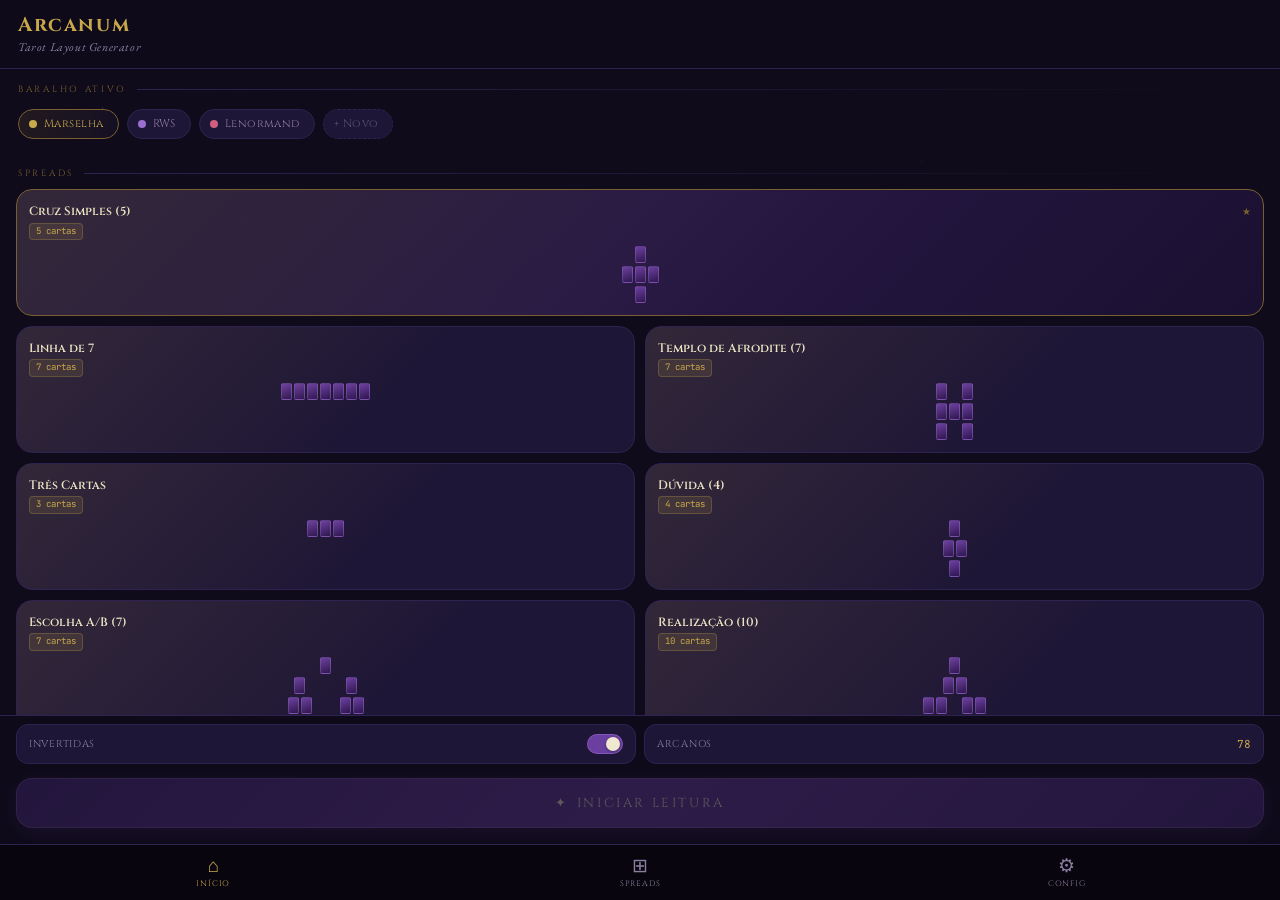
<file: tarot-spread-builder/index.html>
<!DOCTYPE html>
<html lang="pt-BR">
<head>
    <meta charset="UTF-8">
    <meta name="viewport" content="width=device-width, initial-scale=1.0, maximum-scale=1.0, user-scalable=no">
    <meta name="theme-color" content="#09060f">
    <title>Arcanum</title>
    <link rel="stylesheet" href="css/style.css">
</head>
<body>

<!-- ════════════════════════════════════════════════════════════════════════════
     TELA 1: HOME
     ════════════════════════════════════════════════════════════════════════════ -->
<div id="screen-home" class="screen">
    <div class="screen-header">
        <div class="header-title-wrap">
            <h1>Arcanum</h1>
            <div class="subtitle">Tarot Layout Generator</div>
        </div>
    </div>

    <div class="screen-content no-nav-pad">
        <div class="section-label">Baralho Ativo</div>
        <div class="deck-strip" id="home-deck-strip">
            <!-- preenchido por JS -->
        </div>

        <div class="section-label">Spreads</div>
        <div class="spread-grid" id="home-spread-grid">
            <!-- preenchido por JS -->
        </div>
    </div>

    <div class="home-footer">
        <div class="quick-config">
            <div class="qc-tile" id="qc-invertidas" onclick="toggleInvertidas()">
                <span class="qc-label">Invertidas</span>
                <div class="toggle off" id="toggle-invertidas"></div>
            </div>
            <div class="qc-tile" id="qc-arcanos" onclick="cycleArcanos()">
                <span class="qc-label">Arcanos</span>
                <span class="qc-value" id="qc-arcanos-val">78</span>
            </div>
        </div>

        <button class="btn-cta" id="btn-start" onclick="startReading()" disabled>
            <span>✦</span> Iniciar Leitura
        </button>
    </div>
</div>

<!-- ════════════════════════════════════════════════════════════════════════════
     TELA 2: JOGAR (Seed + Seleção)
     ════════════════════════════════════════════════════════════════════════════ -->
<div id="screen-play" class="screen">
    <div class="screen-header">
        <button class="btn-back" onclick="goBack('screen-home')" aria-label="Voltar">&#8592;</button>
        <div class="header-title-wrap">
            <h1 id="play-title">Seed</h1>
            <div class="subtitle" id="play-subtitle"></div>
        </div>
        <div class="header-badge" id="play-seed-badge">SEED #1</div>
    </div>

    <div class="seed-actions">
        <button class="btn-seed primary" onclick="generateSeed()">&#8635; Novo Seed</button>
        <button class="btn-seed" onclick="openMultiSeed()">&#8942; Multi-Seed</button>
        <button class="btn-seed" onclick="clearSelection()">&#8856; Limpar</button>
    </div>

    <div class="number-input-bar">
        <div class="number-input-label">— Digitar Números —</div>
        <div class="number-input-row">
            <input type="text" class="number-field" id="card-number-input"
                   placeholder="ex: 3 17 42 8 55"
                   autocomplete="off" inputmode="numeric">
            <button class="btn-apply" onclick="applyNumberInput()" title="Aplicar">✓</button>
        </div>
        <div class="number-hint" id="number-hint">0 selecionadas</div>
    </div>

    <div class="seed-list-header">
        <span>Sorteio Completo</span>
        <span class="seed-count-badge" id="seed-total-badge">0 cartas</span>
    </div>

    <div class="seed-list" id="seed-list">
        <!-- preenchido por JS -->
    </div>

    <div class="selection-bar">
        <div class="selection-count">
            <strong id="cards-selected-count">0</strong>/<span id="cards-needed">0</span>
        </div>
        <div class="selected-chips" id="selected-chips"></div>
        <button class="btn-primary" id="btn-confirm-cards" disabled onclick="confirmCards()">
            Gerar
        </button>
    </div>
</div>

<!-- ════════════════════════════════════════════════════════════════════════════
     TELA 3: RESULTADO
     ════════════════════════════════════════════════════════════════════════════ -->
<div id="screen-result" class="screen">
    <div class="screen-header">
        <button class="btn-back" onclick="goBack('screen-play')" aria-label="Voltar">&#8592;</button>
        <div class="header-title-wrap">
            <h1>Resultado</h1>
            <div class="subtitle" id="result-subtitle"></div>
        </div>
    </div>

    <div class="screen-content no-nav-pad">
        <div class="result-info" id="result-info"></div>

        <details class="result-details">
            <summary class="result-summary">Cartas selecionadas</summary>
            <div class="result-card-list" id="result-cards-list"></div>
        </details>

        <div id="result-loading" style="display:none">
            Gerando<span class="loading-dot">.</span><span class="loading-dot">.</span><span class="loading-dot">.</span>
        </div>

        <div class="result-canvas-wrap">
            <canvas id="result-canvas" style="display:none"></canvas>
        </div>
    </div>

    <div class="result-actions" id="result-actions" style="display:none">
        <button class="btn-primary" onclick="saveImage()">Salvar</button>
        <button class="btn-secondary" onclick="shareImage()">Compartilhar</button>
        <button class="btn-secondary" onclick="newReading()">Nova Leitura</button>
    </div>
</div>

<!-- ════════════════════════════════════════════════════════════════════════════
     TELA 4: SPREADS
     ════════════════════════════════════════════════════════════════════════════ -->
<div id="screen-spreads" class="screen">
    <div class="screen-header">
        <div class="header-title-wrap">
            <h1>Spreads</h1>
            <div class="subtitle">Gerenciar layouts</div>
        </div>
    </div>

    <div class="screen-content">
        <div style="height:8px"></div>
        <div class="spreads-list" id="spreads-list">
            <!-- preenchido por JS -->
        </div>
        <div style="height:72px"></div><!-- espaço para FAB -->
    </div>

    <!-- FAB -->
    <button class="fab" onclick="openEditor(null)" title="Novo spread">+</button>

    <!-- Editor overlay -->
    <div class="editor-overlay" id="editor-overlay">
        <div class="editor-header">
            <button class="btn-back" onclick="closeEditor()" aria-label="Fechar editor">&#8592;</button>
            <h2 id="editor-title">Novo Spread</h2>
            <span style="font-size:9px;color:var(--muted);font-family:var(--font-head);letter-spacing:.1em">PRÉVIA</span>
        </div>

        <div class="editor-name-wrap">
            <span class="editor-name-label">Nome</span>
            <input type="text" class="editor-name-input" id="editor-name" placeholder="Nome do spread">
        </div>

        <div class="editor-tools editor-tools-3">
            <div class="tool-btn active" data-tool="card" onclick="selectTool('card')">
                <span class="t-icon">▦</span>
                <span class="t-label">Carta</span>
            </div>
            <div class="tool-btn" data-tool="overlap" onclick="selectTool('overlap')">
                <span class="t-icon" style="font-size:13px">⧉</span>
                <span class="t-label">Sobrepost.</span>
            </div>
            <div class="tool-btn" data-tool="erase" onclick="selectTool('erase')">
                <span class="t-icon">⌫</span>
                <span class="t-label">Apagar</span>
            </div>
        </div>

        <div class="tool-hint" id="tool-hint">Clique na grade para posicionar uma carta</div>

        <div class="editor-content">
            <div class="editor-grid" id="editor-grid">
                <!-- preenchido por JS -->
            </div>
        </div>

        <div class="editor-row-btns">
            <button class="editor-row-btn" onclick="editorAddRow()">+ Linha</button>
            <button class="editor-row-btn danger" onclick="editorDelRow()">− Linha</button>
            <button class="editor-row-btn" onclick="editorAddCol()">+ Coluna</button>
            <button class="editor-row-btn danger" onclick="editorDelCol()">− Coluna</button>
            <button class="editor-row-btn" onclick="editorUndo()">↺ Desfazer</button>
        </div>

        <button class="editor-save" onclick="saveEditor()">✦ Salvar Spread</button>
    </div>
</div>

<!-- ════════════════════════════════════════════════════════════════════════════
     TELA 5: CONFIGURAÇÕES
     ════════════════════════════════════════════════════════════════════════════ -->
<div id="screen-settings" class="screen">
    <div class="screen-header">
        <div class="header-title-wrap">
            <h1>Configurações</h1>
        </div>
    </div>

    <div class="screen-content">

        <!-- Baralhos -->
        <div class="settings-section">
            <div class="settings-section-title">Baralhos</div>
            <div class="deck-list" id="settings-deck-list">
                <!-- preenchido por JS -->
            </div>
            <div style="height:8px"></div>
            <div class="deck-add-btn" onclick="openAddDeckModal()">
                <span style="font-size:20px;color:var(--border)">+</span>
                <span>Cadastrar Baralho</span>
            </div>
        </div>

        <!-- Tipo de arcanos -->
        <div class="settings-section">
            <div class="settings-section-title">Tipo de Arcanos</div>
            <div class="arcana-toggle">
                <div class="arcana-opt" id="arcana-majors" onclick="setArcana('majors')">Maiores (22)</div>
                <div class="arcana-opt active" id="arcana-full" onclick="setArcana('full')">Todos (78)</div>
            </div>
            <div class="setting-row" style="padding-top:4px;border-bottom:none">
                <div class="setting-icon">🃏</div>
                <div class="setting-info">
                    <div class="setting-label">Aplicável a</div>
                    <div class="setting-sub">Apenas Marselha e RWS (Lenormand usa todos)</div>
                </div>
            </div>
        </div>

        <!-- Multiplicador de Seed -->
        <div class="settings-section">
            <div class="settings-section-title">Multiplicador de Seed</div>
            <div class="setting-row" style="border-bottom:none">
                <div class="setting-icon">⊕</div>
                <div class="setting-info">
                    <div class="setting-label">Cópias do Baralho</div>
                    <div class="setting-sub" id="multiplier-hint">Padrão automático por tipo</div>
                </div>
                <div class="stepper">
                    <button class="stepper-btn" onclick="changeMultiplier(-1)">−</button>
                    <span class="stepper-val" id="multiplier-val">Auto</span>
                    <button class="stepper-btn" onclick="changeMultiplier(1)">+</button>
                </div>
            </div>
        </div>

        <!-- Cartas Invertidas -->
        <div class="settings-section">
            <div class="settings-section-title">Cartas Invertidas</div>
            <div class="setting-row">
                <div class="setting-icon">↕</div>
                <div class="setting-info">
                    <div class="setting-label">Habilitar Invertidas</div>
                    <div class="setting-sub">Embaralha cartas em sentido invertido</div>
                </div>
                <div class="toggle off" id="toggle-inv-settings" onclick="toggleInvSettings()"></div>
            </div>

            <div class="slider-block" id="slider-block">
                <div class="slider-header">
                    <span class="slider-title">Percentual de Inversão</span>
                    <span class="slider-val" id="slider-val-display">30<sup>%</sup></span>
                </div>
                <div class="slider-track" id="slider-track">
                    <div class="slider-fill" id="slider-fill" style="width:30%"></div>
                    <div class="slider-thumb" id="slider-thumb" style="left:30%"></div>
                </div>
                <div class="slider-marks">
                    <span>0%</span><span>25%</span><span>50%</span><span>75%</span><span>100%</span>
                </div>
            </div>
        </div>

        <!-- Exportar -->
        <div class="settings-section">
            <div class="settings-section-title">Exportar</div>
            <div class="bg-toggle">
                <div class="bg-opt active" id="bg-black" onclick="setBg('black')">⬛ Preto (JPEG)</div>
                <div class="bg-opt" id="bg-transp" onclick="setBg('transp')">⬜ Transparente (PNG)</div>
            </div>
            <div class="export-grid">
                <div class="export-btn primary" onclick="saveImage()">
                    <span class="export-icon">💾</span>
                    <span class="export-label">Salvar Galeria</span>
                    <span class="export-sub">JPEG / PNG</span>
                </div>
                <div class="export-btn" onclick="shareImage()">
                    <span class="export-icon">⎘</span>
                    <span class="export-label">Compartilhar</span>
                    <span class="export-sub">Android Share</span>
                </div>
            </div>
        </div>

        <!-- Metadados EXIF -->
        <div class="settings-section">
            <div class="settings-section-title">Metadados EXIF</div>
            <div class="setting-row">
                <div class="setting-icon">🏷</div>
                <div class="setting-info">
                    <div class="setting-label">Embutir Metadados</div>
                    <div class="setting-sub">Layout, baralho e cartas no arquivo</div>
                </div>
                <div class="toggle" id="toggle-exif" onclick="toggleExif()"></div>
            </div>
            <div class="setting-row" style="border-bottom:none">
                <div class="setting-icon">✒</div>
                <div class="setting-info">
                    <div class="setting-label">Autor</div>
                </div>
                <input type="text" class="text-input-field" id="exif-author-input"
                       placeholder="seu nome" autocomplete="off">
            </div>
        </div>

        <div style="height:12px"></div>
    </div>
</div>

<!-- ════════════════════════════════════════════════════════════════════════════
     BOTTOM NAV (compartilhada pelas telas Home, Spreads, Config)
     ════════════════════════════════════════════════════════════════════════════ -->
<nav class="bottom-nav" id="bottom-nav">
    <div class="nav-item active" data-screen="screen-home" onclick="navTo('screen-home')">
        <span class="nav-icon">⌂</span>
        <span class="nav-label">Início</span>
    </div>
    <div class="nav-item" data-screen="screen-spreads" onclick="navTo('screen-spreads')">
        <span class="nav-icon">⊞</span>
        <span class="nav-label">Spreads</span>
    </div>
    <div class="nav-item" data-screen="screen-settings" onclick="navTo('screen-settings')">
        <span class="nav-icon">⚙</span>
        <span class="nav-label">Config</span>
    </div>
</nav>

<!-- ════════════════════════════════════════════════════════════════════════════
     MODAL: Cadastrar Baralho
     ════════════════════════════════════════════════════════════════════════════ -->
<div class="modal-overlay" id="modal-deck">
    <div class="modal-sheet">
        <div class="modal-header">
            <span class="modal-title">Cadastrar Baralho</span>
            <div class="modal-close" onclick="closeModal('modal-deck')">✕</div>
        </div>
        <div class="modal-body">
            <div class="form-field">
                <div class="form-label">Nome</div>
                <input type="text" class="form-input" id="new-deck-nome" placeholder="Ex: Thoth Tarot">
            </div>
            <div class="form-field">
                <div class="form-label">Diretório de Imagens</div>
                <input type="text" class="form-input" id="new-deck-dir" placeholder="Ex: decks/img-thoth">
            </div>
            <div class="form-field">
                <div class="form-label">Extensão</div>
                <input type="text" class="form-input" id="new-deck-ext" placeholder=".jpg" value=".jpg">
            </div>
            <div class="form-field">
                <div class="form-label">Tipo de Cartas</div>
                <div class="arcana-toggle" style="margin-bottom:0">
                    <div class="arcana-opt active" id="new-deck-type-tarot" onclick="setNewDeckType('tarot')">Tarot (78)</div>
                    <div class="arcana-opt" id="new-deck-type-oracle" onclick="setNewDeckType('oracle')">Oracular</div>
                </div>
            </div>
            <div class="form-field" id="new-deck-count-field" style="display:none">
                <div class="form-label">Número de Cartas</div>
                <input type="number" class="form-input" id="new-deck-count" placeholder="36" value="36" min="1" max="99">
                <div style="font-size:10px;color:var(--muted);margin-top:6px;line-height:1.4">
                    Os arquivos de imagem devem se chamar <b>01</b>, <b>02</b> … até o número de cartas, com a extensão acima (ex: 01.jpg, 02.jpg…).
                </div>
            </div>
        </div>
        <div class="modal-footer">
            <button class="btn-secondary" onclick="closeModal('modal-deck')" style="flex:1">Cancelar</button>
            <button class="btn-primary" onclick="confirmAddDeck()" style="flex:2">Salvar Baralho</button>
        </div>
    </div>
</div>

<!-- ════════════════════════════════════════════════════════════════════════════
     MODAL: Multi-Seed
     ════════════════════════════════════════════════════════════════════════════ -->
<div class="modal-overlay" id="modal-multiseed">
    <div class="modal-sheet">
        <div class="modal-header">
            <span class="modal-title">Multi-Seed — Comparar</span>
            <div class="modal-close" onclick="closeModal('modal-multiseed')">✕</div>
        </div>
        <div class="modal-body">
            <div class="multi-seed-grid" id="multi-seed-grid">
                <!-- 3 colunas de seeds geradas por JS -->
            </div>
        </div>
        <div class="modal-footer">
            <button class="btn-secondary" onclick="closeModal('modal-multiseed')" style="flex:1">Fechar</button>
        </div>
    </div>
</div>

<!-- Toast -->
<div id="toast" role="status" aria-live="polite"></div>

<!-- Scripts -->
<script src="js/data.js"></script>
<script src="js/engine.js"></script>
<script src="js/renderer.js"></script>
<script src="js/app.js"></script>
</body>
</html>
</file>
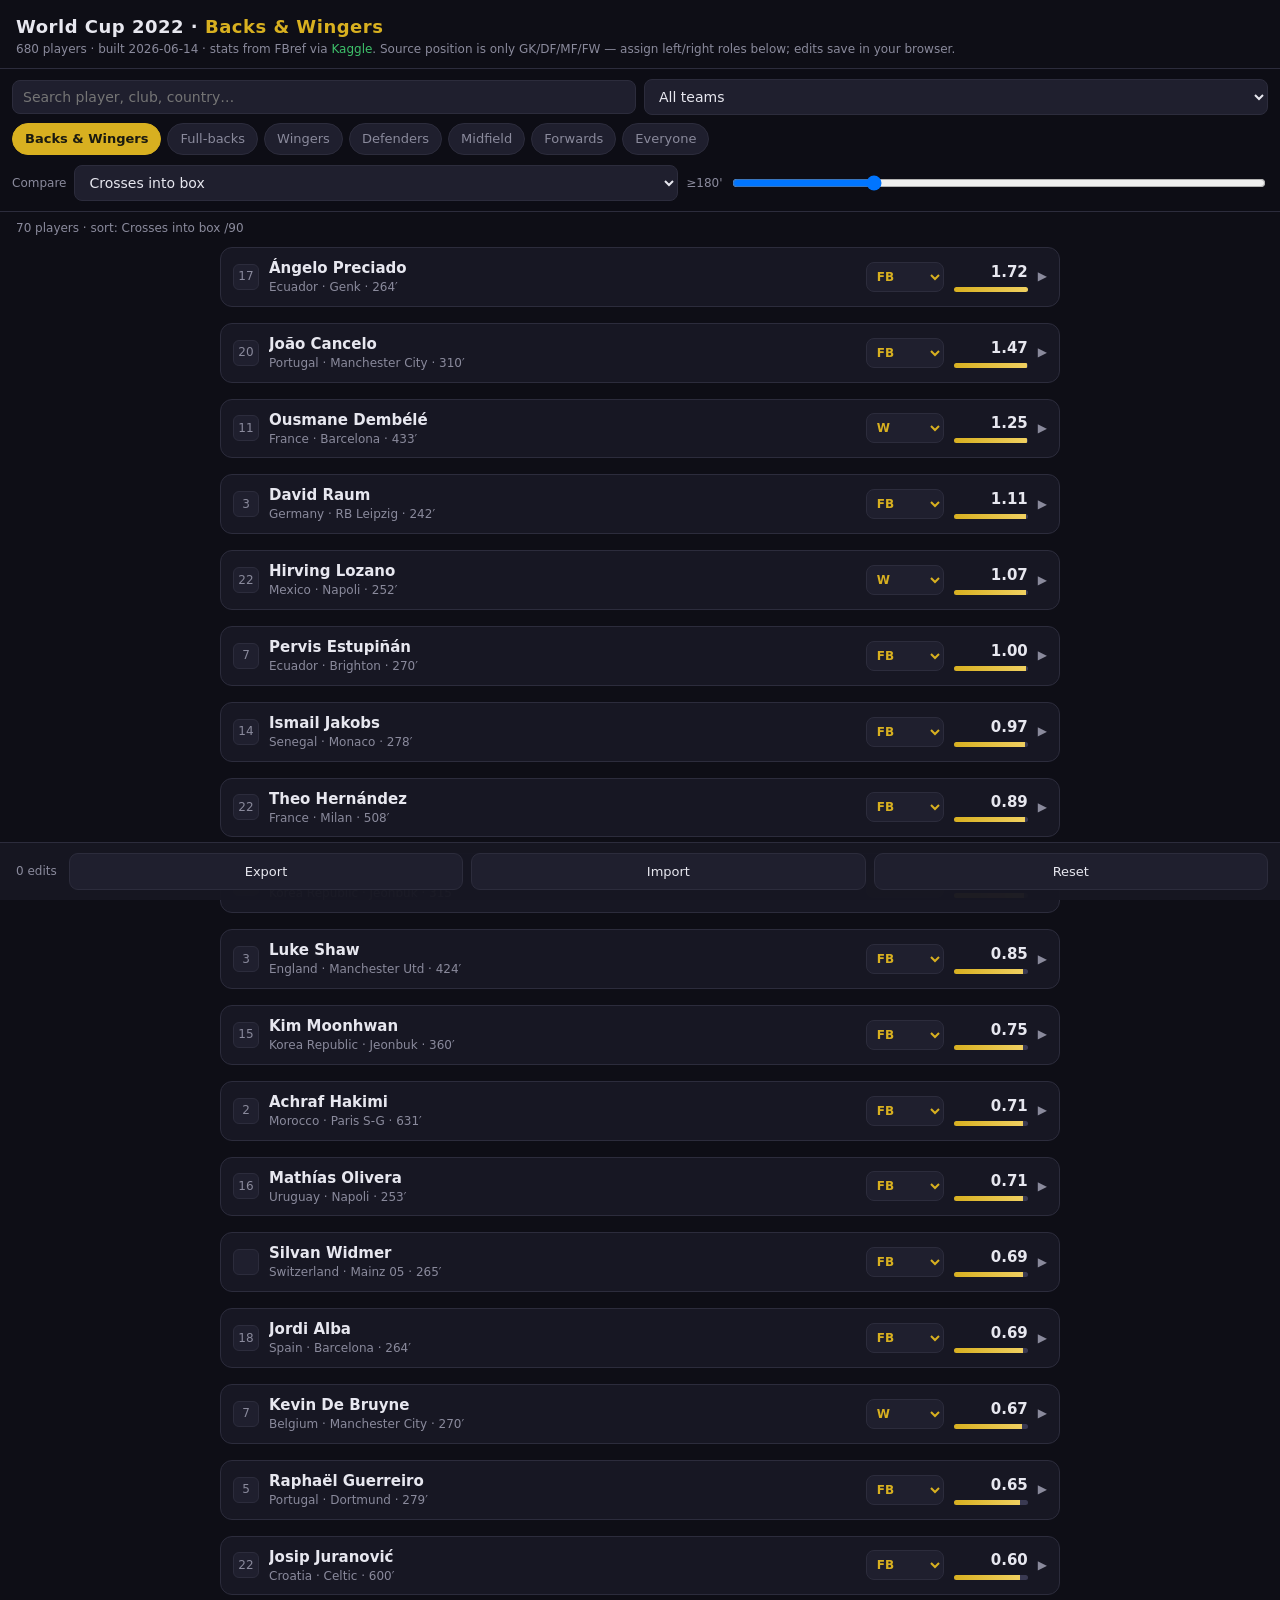
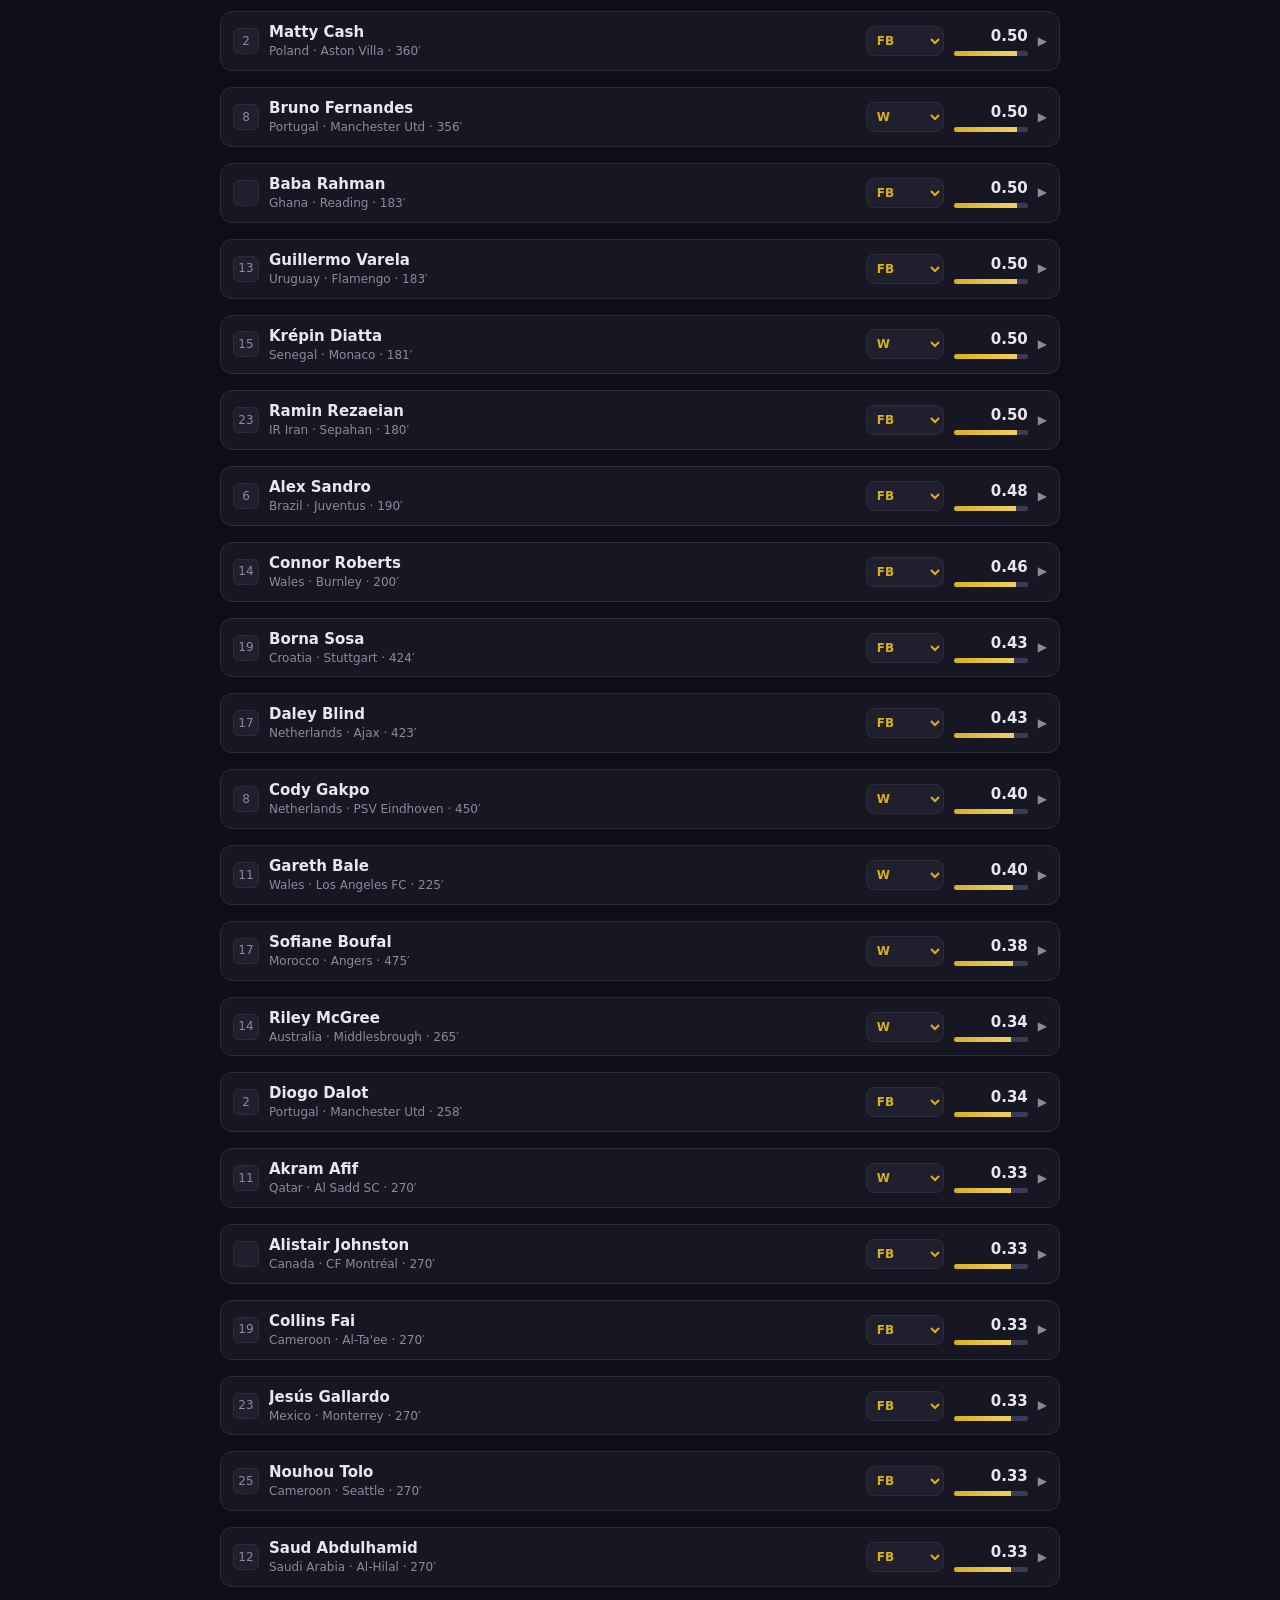
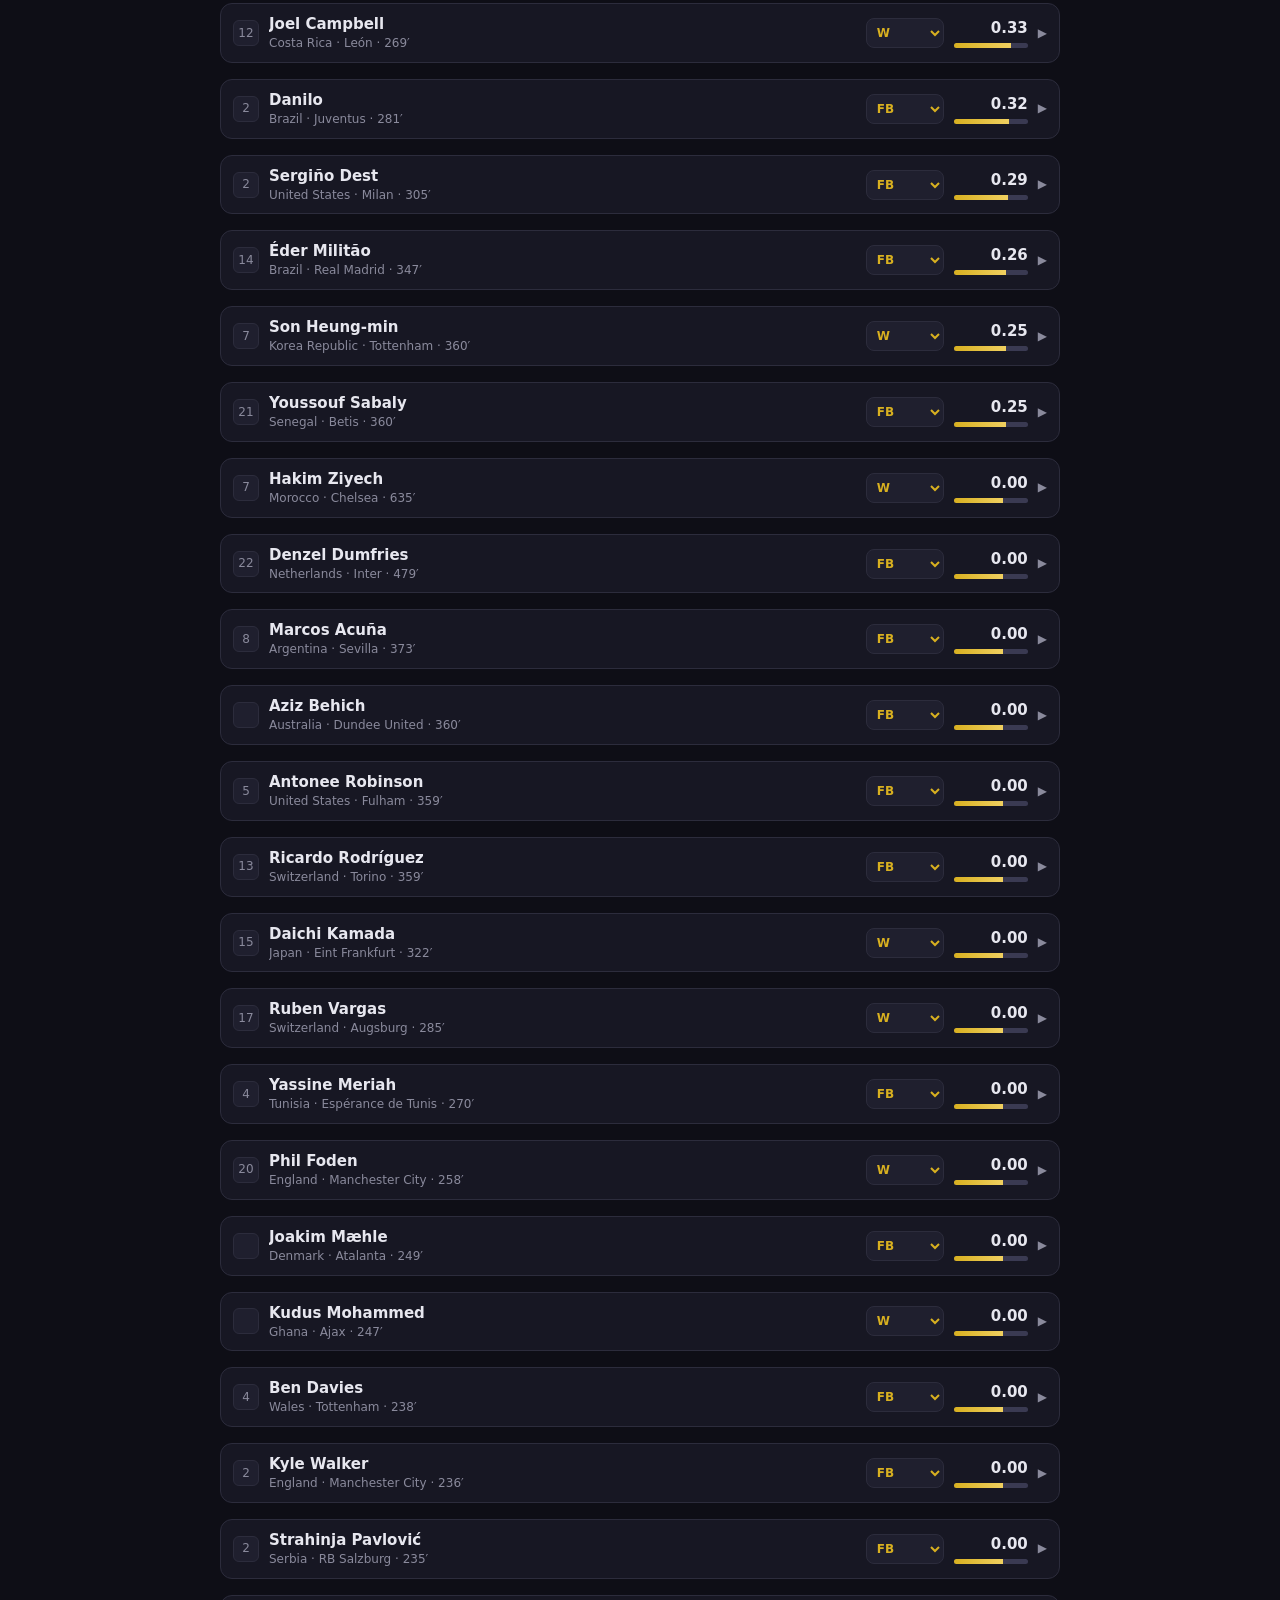
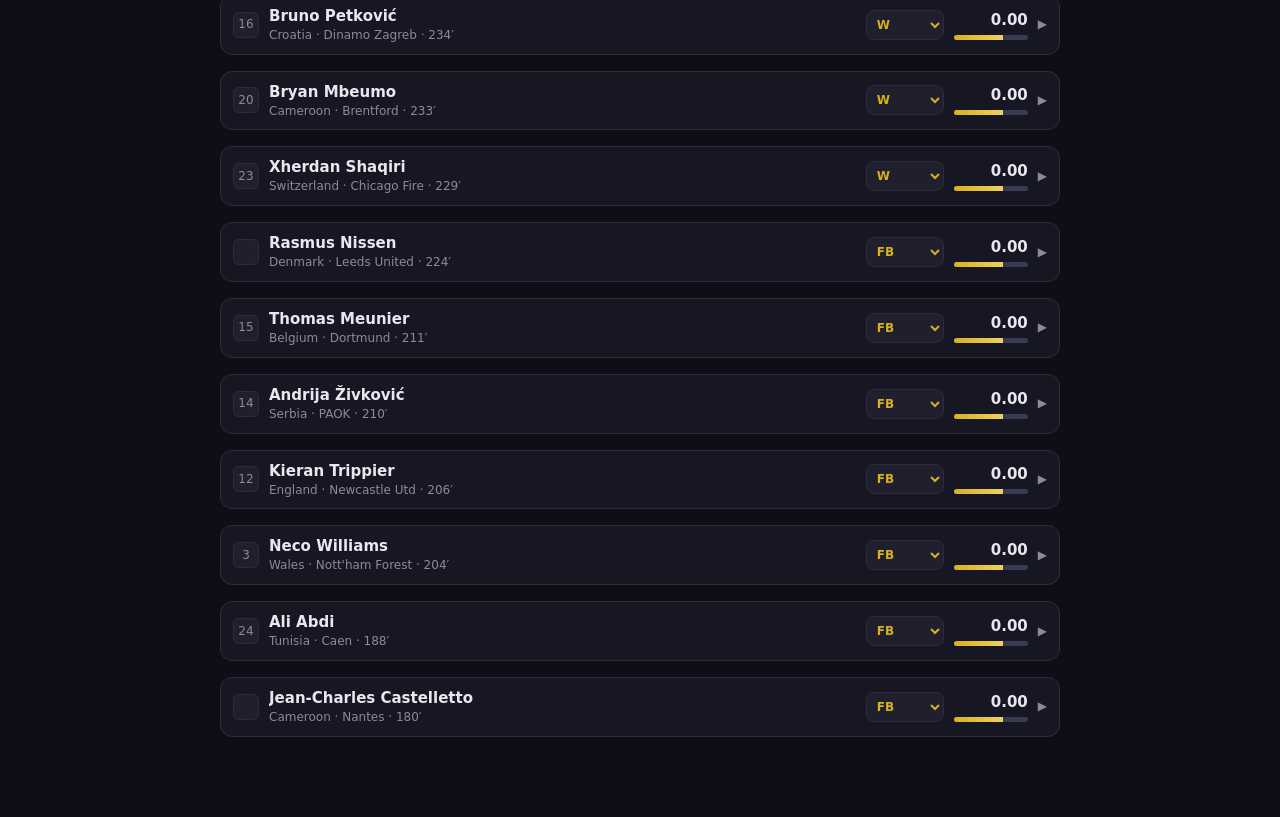
<file: wc2022-flanks/index.html>
<!DOCTYPE html>
<html lang="en">
<head>
<meta charset="UTF-8">
<meta name="viewport" content="width=device-width, initial-scale=1.0, viewport-fit=cover">
<title>WC 2022 · Backs & Wingers</title>
<style>
  :root{
    --bg:#0e0e16; --panel:#171723; --panel2:#1f1f2e; --line:#2c2c3c;
    --ink:#e7e7ef; --dim:#8a8a9c; --gold:#d8b020; --green:#3ec06a;
    --red:#e0644f; --bar:#3a3a52;
    --safe-b:env(safe-area-inset-bottom,0px);
  }
  *{box-sizing:border-box}
  html,body{margin:0}
  body{
    background:var(--bg); color:var(--ink);
    font-family:-apple-system,BlinkMacSystemFont,"Segoe UI",Roboto,system-ui,sans-serif;
    font-size:15px; line-height:1.4; -webkit-text-size-adjust:100%;
    padding-bottom:calc(64px + var(--safe-b));
  }
  a{color:var(--green);text-decoration:none}
  header{padding:14px 16px 10px;border-bottom:1px solid var(--line)}
  h1{font-size:18px;margin:0;letter-spacing:.5px}
  h1 .accent{color:var(--gold)}
  .meta{color:var(--dim);font-size:12px;margin-top:2px}

  /* sticky control bar */
  .controls{
    position:sticky;top:0;z-index:20;background:rgba(14,14,22,.96);
    backdrop-filter:blur(6px);border-bottom:1px solid var(--line);
    padding:10px 12px;display:flex;flex-direction:column;gap:8px;
  }
  .row{display:flex;gap:8px;align-items:center;flex-wrap:wrap}
  input[type=search],select{
    background:var(--panel2);color:var(--ink);border:1px solid var(--line);
    border-radius:8px;padding:8px 10px;font-size:14px;font-family:inherit;
  }
  input[type=search]{flex:1;min-width:120px}
  select{flex:1;min-width:0}
  .chips{display:flex;gap:6px;overflow-x:auto;-webkit-overflow-scrolling:touch;padding-bottom:2px}
  .chip{
    white-space:nowrap;background:var(--panel2);border:1px solid var(--line);
    color:var(--dim);border-radius:999px;padding:6px 12px;font-size:13px;cursor:pointer;
  }
  .chip.on{background:var(--gold);color:#1a1a10;border-color:var(--gold);font-weight:600}
  .mins{display:flex;align-items:center;gap:8px;font-size:12px;color:var(--dim);flex:1}
  .mins input{flex:1}
  label.sortlbl{font-size:12px;color:var(--dim)}

  /* list */
  .count{padding:8px 16px 2px;color:var(--dim);font-size:12px}
  ul.list{list-style:none;margin:0;padding:8px 10px}
  li.card{
    background:var(--panel);border:1px solid var(--line);border-radius:12px;
    margin-bottom:8px;overflow:hidden;
  }
  .head{display:flex;align-items:center;gap:10px;padding:10px 12px;cursor:pointer}
  .num{width:26px;height:26px;flex:none;border-radius:6px;background:var(--panel2);
    border:1px solid var(--line);display:flex;align-items:center;justify-content:center;
    font-size:12px;color:var(--dim);font-variant-numeric:tabular-nums}
  .who{flex:1;min-width:0}
  .nm{font-weight:600;font-size:15px;white-space:nowrap;overflow:hidden;text-overflow:ellipsis}
  .sub{color:var(--dim);font-size:12px;white-space:nowrap;overflow:hidden;text-overflow:ellipsis}
  .metricbox{text-align:right;flex:none;min-width:74px}
  .mval{font-weight:700;font-variant-numeric:tabular-nums;font-size:15px}
  .mbar{height:5px;border-radius:3px;background:var(--bar);margin-top:4px;overflow:hidden}
  .mbar > i{display:block;height:100%;background:linear-gradient(90deg,var(--gold),#f0d060)}
  select.role{
    flex:none;width:78px;font-size:12px;padding:6px 6px;border-radius:8px;
    color:var(--gold);font-weight:600;background:var(--panel2)
  }
  .caret{flex:none;color:var(--dim);font-size:12px;transition:transform .15s}
  li.open .caret{transform:rotate(90deg)}

  /* detail */
  .detail{display:none;border-top:1px solid var(--line);padding:12px;background:var(--panel2)}
  li.open .detail{display:block}
  .tags{display:flex;flex-wrap:wrap;gap:6px;margin-bottom:10px;font-size:12px;color:var(--dim)}
  .tag{background:var(--panel);border:1px solid var(--line);border-radius:6px;padding:3px 8px}
  .grp{margin-top:10px}
  .grp h4{margin:0 0 6px;font-size:12px;letter-spacing:.6px;text-transform:uppercase;color:var(--gold)}
  .stat{display:grid;grid-template-columns:96px 1fr 40px;gap:8px;align-items:center;margin:5px 0;font-size:12px}
  .stat .lab{color:var(--dim);white-space:nowrap;overflow:hidden;text-overflow:ellipsis}
  .pbar{height:14px;border-radius:4px;background:var(--bar);position:relative;overflow:hidden}
  .pbar > i{position:absolute;left:0;top:0;bottom:0;border-radius:4px}
  .pbar > span{position:absolute;right:6px;top:0;line-height:14px;font-size:10px;color:#0c0c12;font-weight:700}
  .pval{text-align:right;font-variant-numeric:tabular-nums;color:var(--ink)}
  .note{width:100%;background:var(--panel);color:var(--ink);border:1px solid var(--line);
    border-radius:8px;padding:8px;font-family:inherit;font-size:13px;margin-top:10px;resize:vertical}
  .roleedit{display:flex;align-items:center;gap:8px;margin-bottom:6px;font-size:12px;color:var(--dim)}
  .roleedit select{flex:none;width:120px;color:var(--gold);font-weight:600}
  .auto{font-size:11px;color:var(--dim)}

  /* bottom toolbar */
  .toolbar{
    position:fixed;left:0;right:0;bottom:0;z-index:30;
    background:rgba(23,23,35,.97);border-top:1px solid var(--line);
    display:flex;gap:8px;padding:10px 12px calc(10px + var(--safe-b));
  }
  .toolbar button{
    flex:1;background:var(--panel2);color:var(--ink);border:1px solid var(--line);
    border-radius:9px;padding:10px;font-size:13px;font-family:inherit;cursor:pointer
  }
  .toolbar button.primary{background:var(--gold);color:#1a1a10;border-color:var(--gold);font-weight:600}
  .toolbar .editcount{flex:none;align-self:center;color:var(--dim);font-size:12px;padding:0 4px}
  .empty{padding:40px 16px;text-align:center;color:var(--dim)}

  /* composite score */
  .score-val{color:var(--gold);font-size:18px}
  .score-section{background:var(--panel);border:1px solid var(--line);border-radius:10px;padding:10px 12px;margin-bottom:10px}
  .score-section h4{margin:0 0 8px;font-size:12px;letter-spacing:.6px;text-transform:uppercase;color:var(--gold)}
  .score-total{display:flex;align-items:center;gap:10px;margin-bottom:10px}
  .score-num{font-size:28px;font-weight:700;color:var(--gold);font-variant-numeric:tabular-nums;min-width:42px}
  .score-bar-wrap{flex:1}
  .score-bar{height:8px;border-radius:4px;background:var(--bar);overflow:hidden;margin-bottom:4px}
  .score-bar > i{display:block;height:100%;border-radius:4px}
  .score-role-lbl{font-size:11px;color:var(--dim)}
  .score-cats{display:grid;grid-template-columns:1fr 1fr;gap:6px}
  .score-cat{background:var(--panel2);border-radius:8px;padding:6px 8px}
  .score-cat-lbl{font-size:11px;color:var(--dim);margin-bottom:3px}
  .score-cat-row{display:flex;align-items:center;gap:6px}
  .score-cat-bar{flex:1;height:6px;border-radius:3px;background:var(--bar);overflow:hidden}
  .score-cat-bar > i{display:block;height:100%;border-radius:3px}
  .score-cat-num{font-size:12px;font-weight:600;font-variant-numeric:tabular-nums;min-width:22px;text-align:right}

  @media(min-width:760px){
    ul.list{max-width:860px;margin:0 auto;display:grid;grid-template-columns:1fr;gap:8px}
    .controls{align-items:stretch}
  }
</style>
</head>
<body>
<header>
  <h1>World Cup 2022 · <span class="accent">Backs &amp; Wingers</span></h1>
  <div class="meta" id="meta">loading…</div>
</header>

<div class="controls">
  <div class="row">
    <input type="search" id="q" placeholder="Search player, club, country…" autocomplete="off">
    <select id="team"><option value="">All teams</option></select>
  </div>
  <div class="chips" id="rolechips">
    <span class="chip on" data-role="flanks">Backs &amp; Wingers</span>
    <span class="chip" data-role="fb">Full-backs</span>
    <span class="chip" data-role="wing">Wingers</span>
    <span class="chip" data-role="DF">Defenders</span>
    <span class="chip" data-role="MF">Midfield</span>
    <span class="chip" data-role="FW">Forwards</span>
    <span class="chip" data-role="all">Everyone</span>
  </div>
  <div class="row">
    <label class="sortlbl">Compare</label>
    <select id="sort"></select>
    <div class="mins">
      <span id="minlbl">≥180'</span>
      <input type="range" id="mins" min="0" max="700" step="30" value="180">
    </div>
  </div>
</div>

<div class="count" id="count"></div>
<ul class="list" id="list"></ul>
<div class="empty" id="empty" style="display:none">No players match these filters.</div>

<div class="toolbar">
  <span class="editcount" id="editcount">0 edits</span>
  <button id="export">Export</button>
  <button id="import">Import</button>
  <button id="reset">Reset</button>
</div>
<input type="file" id="file" accept="application/json" style="display:none">

<script>
const LS_KEY = "wc2022flanks_edits_v1";
const ROLE_OPTIONS = ["GK","CB","LB","RB","LWB","RWB","DM","CM","AM","LM","RM","LW","RW","ST","CF"];
// which roles each quick-filter accepts (auto seeds use FB / W / CB / MF / ST)
const FB_ROLES  = new Set(["FB","LB","RB","LWB","RWB","WB"]);
const WING_ROLES= new Set(["W","LW","RW","LM","RM"]);

// Weighted percentile composite — mirrors FBref/Opta scouting report groupings
// Percentiles (0-100, lower-is-better already inverted in data) are averaged per
// category, then each category contributes its weight to the final 0-100 score.
const SCORE_CONFIGS = {
  fb: {
    Wide:     { weight:.30, keys:["crosses","crs_pen","prog_pass","tch_att3","prog_rec"] },
    Defend:   { weight:.35, keys:["tkl_won","tkl_int","interceptions","clearances","drib_tkl_pct"] },
    Attack:   { weight:.15, keys:["assists","xa","sca","gca"] },
    Security: { weight:.20, keys:["pass_pct","miscontrols","dispossessed"] },
  },
  wing: {
    Attack:   { weight:.40, keys:["goals","xg","assists","xa","sca","gca","shots"] },
    Wide:     { weight:.35, keys:["take_ons","tch_att3","tch_attpen","crs_pen","crosses"] },
    Defend:   { weight:.10, keys:["tkl_won","interceptions"] },
    Security: { weight:.15, keys:["pass_pct","miscontrols","dispossessed"] },
  },
  gen: {
    Attack:   { weight:.25, keys:["goals","assists","xg","xa","sca"] },
    Wide:     { weight:.25, keys:["crosses","prog_pass","take_ons","tch_att3"] },
    Defend:   { weight:.25, keys:["tackles","interceptions","clearances"] },
    Security: { weight:.25, keys:["pass_pct","miscontrols","dispossessed"] },
  }
};

function calcScore(p){
  const role=getRole(p);
  const cfg=FB_ROLES.has(role)?SCORE_CONFIGS.fb:WING_ROLES.has(role)?SCORE_CONFIGS.wing:SCORE_CONFIGS.gen;
  let total=0, totalW=0;
  const cats={};
  for(const [cat,{weight,keys}] of Object.entries(cfg)){
    const vals=keys.map(k=>p.metrics[k]?.pct).filter(v=>v!=null);
    if(!vals.length) continue;
    const avg=vals.reduce((a,b)=>a+b,0)/vals.length;
    cats[cat]=Math.round(avg);
    total+=avg*weight; totalW+=weight;
  }
  return { total: totalW>0 ? Math.round(total/totalW) : null, cats, cfg };
}
const fmt = v => v==null ? "–" : (Math.abs(v)>=10 ? v.toFixed(1) : v.toFixed(2));
const pctColor = p => p==null ? "var(--bar)"
  : `hsl(${Math.round(p*1.2)} 60% ${30+p*0.22}%)`; // red→green by percentile

let DATA, METRICS, MByKey, edits = {};
const idOf = p => p.name + "|" + p.team;

// ---- edits persistence ----
function loadEdits(){ try{ edits = JSON.parse(localStorage.getItem(LS_KEY))||{} }catch(e){ edits={} } }
function saveEdits(){ localStorage.setItem(LS_KEY, JSON.stringify(edits)); updateEditCount(); }
function getRole(p){ const e=edits[idOf(p)]; return (e&&e.role) || p.role_auto; }
function getNote(p){ const e=edits[idOf(p)]; return (e&&e.note) || ""; }
function setEdit(p, field, val){
  const id=idOf(p); const e=edits[id]||{};
  if(field==="role"){ if(val===p.role_auto) delete e.role; else e.role=val; }
  if(field==="note"){ if(!val) delete e.note; else e.note=val; }
  if(Object.keys(e).length) edits[id]=e; else delete edits[id];
  saveEdits();
}
function updateEditCount(){
  const n=Object.keys(edits).length;
  document.getElementById("editcount").textContent = n+" edit"+(n===1?"":"s");
}

// ---- filtering ----
const state = { role:"flanks", team:"", q:"", sort:"crs_pen", mins:180 };
function matchRole(p){
  const r=getRole(p);
  switch(state.role){
    case "all": return true;
    case "flanks": return FB_ROLES.has(r)||WING_ROLES.has(r);
    case "fb": return FB_ROLES.has(r);
    case "wing": return WING_ROLES.has(r);
    default: return p.pos.startsWith(state.role); // DF/MF/FW
  }
}
function filtered(){
  const q=state.q.toLowerCase();
  let arr = DATA.players.filter(p =>
    p.minutes>=state.mins && matchRole(p) &&
    (!state.team || p.team===state.team) &&
    (!q || p.name.toLowerCase().includes(q) || (p.club||"").toLowerCase().includes(q) || p.team.toLowerCase().includes(q))
  );
  const mk=state.sort;
  if(mk==="score"){
    arr.sort((a,b)=>{
      const as=calcScore(a).total, bs=calcScore(b).total;
      if(as==null&&bs==null) return b.minutes-a.minutes;
      if(as==null) return 1; if(bs==null) return -1;
      return bs-as;
    });
  } else {
    arr.sort((a,b)=>{
      const av=a.metrics[mk].p90, bv=b.metrics[mk].p90;
      if(av==null&&bv==null) return b.minutes-a.minutes;
      if(av==null) return 1; if(bv==null) return -1;
      const hib = MByKey[mk].higher;
      return hib ? bv-av : av-bv;
    });
  }
  return arr;
}

// ---- rendering ----
function roleSelect(p, cls){
  const cur=getRole(p);
  const opts=ROLE_OPTIONS.slice();
  if(!opts.includes(cur)) opts.unshift(cur); // keep auto seeds like FB / W / MF
  return `<select class="${cls}" data-id="${encodeURIComponent(idOf(p))}">`+
    opts.map(o=>`<option ${o===cur?"selected":""}>${o}</option>`).join("")+`</select>`;
}
function miniStat(p){
  if(state.sort==="score"){
    const {total}=calcScore(p);
    return `<div class="metricbox">
        <div class="mval score-val">${total??'–'}</div>
        <div class="mbar"><i style="width:${total??0}%;background:${pctColor(total)}"></i></div>
      </div>`;
  }
  const m=p.metrics[state.sort];
  const valTxt = m.p90==null ? "–" : fmt(m.p90);
  const pct = m.pct;
  return `<div class="metricbox">
      <div class="mval">${valTxt}</div>
      <div class="mbar"><i style="width:${pct||0}%"></i></div>
    </div>`;
}
function scoreHTML(p){
  const {total, cats, cfg}=calcScore(p);
  const role=getRole(p);
  const roleType=FB_ROLES.has(role)?"Full-back":WING_ROLES.has(role)?"Winger":"General";
  const catColors={Attack:"#e0644f",Wide:"#3ec06a",Defend:"#5b8cff",Security:"#d8b020"};
  let catsHtml=Object.entries(cats).map(([cat,val])=>`
    <div class="score-cat">
      <div class="score-cat-lbl">${cat}</div>
      <div class="score-cat-row">
        <div class="score-cat-bar"><i style="width:${val}%;background:${catColors[cat]||'var(--gold)'}"></i></div>
        <div class="score-cat-num" style="color:${catColors[cat]||'var(--gold)'}">${val}</div>
      </div>
    </div>`).join("");
  return `<div class="score-section">
    <h4>Composite Score</h4>
    <div class="score-total">
      <div class="score-num">${total??'–'}</div>
      <div class="score-bar-wrap">
        <div class="score-bar"><i style="width:${total??0}%;background:${pctColor(total)}"></i></div>
        <div class="score-role-lbl">${roleType} weights · 0–100 · percentile-based</div>
      </div>
    </div>
    <div class="score-cats">${catsHtml}</div>
  </div>`;
}

function detailHTML(p){
  let html = `<div class="roleedit">Role <b>(editable)</b> ${roleSelect(p,"role rolebig")}
      <span class="auto">auto-suggested: ${p.role_auto}</span></div>`;
  html += scoreHTML(p);
  html += `<div class="tags">
      <span class="tag">${p.pos} · src position</span>
      <span class="tag">${p.club||"—"}</span>
      <span class="tag">${p.minutes}′ · ${p.games} games (${p.starts} st)</span>
      ${p.jersey?`<span class="tag">#${p.jersey}</span>`:""}
      ${p.boots?`<span class="tag">${p.boots}</span>`:""}
      ${p.fifa_rank?`<span class="tag">FIFA #${p.fifa_rank}</span>`:""}
    </div>`;
  for(const g of DATA.groups){
    html += `<div class="grp"><h4>${g}</h4>`;
    for(const m of METRICS.filter(x=>x.group===g)){
      const cell=p.metrics[m.key]; const pct=cell.pct;
      html += `<div class="stat">
        <span class="lab">${m.label}</span>
        <span class="pbar"><i style="width:${pct==null?0:pct}%;background:${pctColor(pct)}"></i>
          <span>${pct==null?"":pct}</span></span>
        <span class="pval">${cell.p90==null?"–":fmt(cell.p90)}</span>
      </div>`;
    }
    html += `</div>`;
  }
  html += `<textarea class="note" rows="2" placeholder="Notes on this player… (saved locally)"
      data-id="${encodeURIComponent(idOf(p))}">${getNote(p).replace(/</g,"&lt;")}</textarea>`;
  html += `<div class="auto" style="margin-top:8px">Percentiles vs qualified outfield players
      (≥ ${DATA.qualify_90s} full games). Values shown are per 90 mins (rates as-is).</div>`;
  return html;
}
function render(){
  const arr=filtered();
  const list=document.getElementById("list");
  const sortLabel = state.sort==="score" ? "Composite Score" : MByKey[state.sort].label+(MByKey[state.sort].per90?" /90":"");
  document.getElementById("count").textContent = arr.length+" players · sort: "+sortLabel;
  document.getElementById("empty").style.display = arr.length?"none":"block";
  list.innerHTML = arr.map(p=>`
    <li class="card" data-id="${encodeURIComponent(idOf(p))}">
      <div class="head">
        <span class="num">${p.jersey||""}</span>
        <span class="who">
          <div class="nm">${p.name}</div>
          <div class="sub">${p.team} · ${p.club||"—"} · ${p.minutes}′</div>
        </span>
        ${roleSelect(p,"role")}
        ${miniStat(p)}
        <span class="caret">▶</span>
      </div>
      <div class="detail"></div>
    </li>`).join("");
}

// ---- events ----
function byId(id){ return decodeURIComponent(id); }
function playerById(id){ const [name,team]=byId(id).split("|"); return DATA.players.find(p=>p.name===name&&p.team===team); }

document.addEventListener("change", e=>{
  if(e.target.classList.contains("role")){
    const p=playerById(e.target.dataset.id); setEdit(p,"role",e.target.value);
    // sync the twin select (row <-> detail) and re-filter if role filter active
    document.querySelectorAll(`select.role[data-id="${e.target.dataset.id}"]`).forEach(s=>s.value=e.target.value);
    if(state.role!=="all") render();
  }
});
document.addEventListener("input", e=>{
  if(e.target.classList.contains("note")){
    const p=playerById(e.target.dataset.id); setEdit(p,"note",e.target.value);
  }
});
document.getElementById("list").addEventListener("click", e=>{
  if(e.target.closest("select")) return;           // don't toggle when editing role
  const head=e.target.closest(".head"); if(!head) return;
  const li=head.parentElement;
  const open=li.classList.toggle("open");
  const d=li.querySelector(".detail");
  d.innerHTML = open ? detailHTML(playerById(li.dataset.id)) : "";
});

document.getElementById("q").addEventListener("input", e=>{ state.q=e.target.value; render(); });
document.getElementById("team").addEventListener("change", e=>{ state.team=e.target.value; render(); });
document.getElementById("sort").addEventListener("change", e=>{ state.sort=e.target.value; render(); });
document.getElementById("mins").addEventListener("input", e=>{
  state.mins=+e.target.value; document.getElementById("minlbl").textContent="≥"+state.mins+"'"; render();
});
document.getElementById("rolechips").addEventListener("click", e=>{
  const c=e.target.closest(".chip"); if(!c) return;
  state.role=c.dataset.role;
  document.querySelectorAll(".chip").forEach(x=>x.classList.toggle("on",x===c));
  render();
});

// export / import / reset
document.getElementById("export").addEventListener("click", ()=>{
  const blob=new Blob([JSON.stringify(edits,null,2)],{type:"application/json"});
  const a=document.createElement("a"); a.href=URL.createObjectURL(blob);
  a.download="wc2022-flanks-edits.json"; a.click(); URL.revokeObjectURL(a.href);
});
document.getElementById("import").addEventListener("click", ()=>document.getElementById("file").click());
document.getElementById("file").addEventListener("change", e=>{
  const f=e.target.files[0]; if(!f) return;
  const r=new FileReader();
  r.onload=()=>{ try{ edits=JSON.parse(r.result)||{}; saveEdits(); render(); }
    catch(err){ alert("Invalid JSON"); } };
  r.readAsText(f); e.target.value="";
});
document.getElementById("reset").addEventListener("click", ()=>{
  if(confirm("Discard all your role tags & notes?")){ edits={}; saveEdits(); render(); }
});

// ---- boot ----
fetch("data.json").then(r=>r.json()).then(d=>{
  DATA=d; METRICS=d.metrics; MByKey=Object.fromEntries(METRICS.map(m=>[m.key,m]));
  loadEdits(); updateEditCount();
  document.getElementById("meta").innerHTML =
    `${d.players.length} players · built ${d.built} · stats from FBref via `+
    `<a href="https://www.kaggle.com/datasets/${d.sources.fbref.split('datasets/')[1]}" target="_blank">Kaggle</a>. `+
    `Source position is only GK/DF/MF/FW — assign left/right roles below; edits save in your browser.`;
  const teamSel=document.getElementById("team");
  [...new Set(d.players.map(p=>p.team))].sort().forEach(t=>{
    const o=document.createElement("option"); o.value=o.textContent=t; teamSel.appendChild(o);
  });
  const sortSel=document.getElementById("sort");
  const scoreOg=document.createElement("optgroup"); scoreOg.label="Overall";
  const scoreOpt=document.createElement("option"); scoreOpt.value="score";
  scoreOpt.textContent="Composite Score"; scoreOg.appendChild(scoreOpt);
  sortSel.appendChild(scoreOg);
  for(const g of d.groups){
    const og=document.createElement("optgroup"); og.label=g;
    METRICS.filter(m=>m.group===g).forEach(m=>{
      const o=document.createElement("option"); o.value=m.key; o.textContent=m.label;
      if(m.key===state.sort) o.selected=true; og.appendChild(o);
    });
    sortSel.appendChild(og);
  }
  render();
}).catch(err=>{
  document.getElementById("meta").textContent="Failed to load data.json — serve this folder over HTTP.";
  console.error(err);
});
</script>
</body>
</html>
</file>
<file: tarot-spread-builder/css/style.css>
/* ==============================================================================
   Arcanum Tarot — Design System
   Cinzel + EB Garamond + JetBrains Mono | Gold / Violet / Ink
   ============================================================================== */

@import url('https://fonts.googleapis.com/css2?family=Cinzel:wght@400;600;700;900&family=EB+Garamond:ital,wght@0,400;0,500;1,400&family=JetBrains+Mono:wght@400;500&display=swap');

*, *::before, *::after { margin: 0; padding: 0; box-sizing: border-box; }

:root {
    --ink:          #09060f;
    --deep:         #0f0b1a;
    --surface:      #16102a;
    --raised:       #1e1636;
    --border:       #2e2350;
    --border-soft:  rgba(46,35,80,.6);
    --gold:         #c9a84c;
    --gold-light:   #e8d07a;
    --gold-dim:     #7a6030;
    --gold-glow:    rgba(201,168,76,.12);
    --gold-glow-s:  rgba(201,168,76,.22);
    --violet:       #6b3fa0;
    --violet-light: #9b6fd0;
    --violet-dim:   rgba(107,63,160,.22);
    --crimson:      #8b2040;
    --crimson-dim:  rgba(139,32,64,.2);
    --cream:        #f0e8d0;
    --muted:        #8a7fa0;
    --text-dim:     #5a5270;
    --shadow-md:    0 4px 16px rgba(0,0,0,.4);
    --shadow-lg:    0 8px 32px rgba(0,0,0,.55);
    --radius-sm:    8px;
    --radius-md:    12px;
    --radius-lg:    16px;
    --font-head:    'Cinzel', Georgia, serif;
    --font-body:    'EB Garamond', Georgia, serif;
    --font-mono:    'JetBrains Mono', 'Courier New', monospace;
    --nav-h:        56px;
}

html, body {
    background: var(--deep);
    color: var(--cream);
    font-family: var(--font-body);
    font-size: 16px;
    line-height: 1.5;
    height: 100%;
    overflow: hidden;
    -webkit-tap-highlight-color: transparent;
    user-select: none;
    -webkit-font-smoothing: antialiased;
}

body::before {
    content: '';
    position: fixed; inset: 0;
    background-image:
        radial-gradient(1px 1px at 8%  12%, rgba(201,168,76,.35) 0%, transparent 100%),
        radial-gradient(1px 1px at 22% 45%, rgba(155,111,208,.25) 0%, transparent 100%),
        radial-gradient(1.5px 1.5px at 38% 7%, rgba(201,168,76,.2) 0%, transparent 100%),
        radial-gradient(1px 1px at 55% 62%, rgba(201,168,76,.28) 0%, transparent 100%),
        radial-gradient(1px 1px at 72% 18%, rgba(155,111,208,.2) 0%, transparent 100%),
        radial-gradient(1.5px 1.5px at 85% 48%, rgba(201,168,76,.3) 0%, transparent 100%),
        radial-gradient(1px 1px at 91% 74%, rgba(155,111,208,.22) 0%, transparent 100%),
        radial-gradient(1px 1px at 14% 83%, rgba(201,168,76,.18) 0%, transparent 100%);
    pointer-events: none;
    z-index: 0;
}

/* ── Screens ───────────────────────────────────────────────────────────────── */

.screen {
    display: none;
    flex-direction: column;
    height: 100vh; height: 100dvh;
    opacity: 0;
    transform: translateY(8px);
    transition: opacity .28s ease, transform .28s ease;
    position: relative;
    z-index: 1;
}
.screen.active      { opacity: 1; transform: translateY(0); }
.screen.screen-exit { opacity: 0; transform: translateY(-8px); }

/* ── Screen Header ─────────────────────────────────────────────────────────── */

.screen-header {
    flex-shrink: 0;
    background: rgba(15,11,26,.97);
    border-bottom: 1px solid var(--border);
    padding: 14px 18px 12px;
    display: flex;
    align-items: center;
    gap: 12px;
    backdrop-filter: blur(10px);
    z-index: 10;
    position: relative;
}
.header-title-wrap { flex: 1; min-width: 0; }
.screen-header h1 {
    font-family: var(--font-head);
    font-size: 20px;
    font-weight: 700;
    color: var(--gold);
    letter-spacing: .08em;
    line-height: 1.1;
}
.screen-header .subtitle {
    font-size: 12px;
    color: var(--muted);
    font-style: italic;
    margin-top: 2px;
    letter-spacing: .05em;
    white-space: nowrap;
    overflow: hidden;
    text-overflow: ellipsis;
}
.btn-back {
    width: 34px; height: 34px;
    border-radius: var(--radius-sm);
    background: var(--raised);
    border: 1px solid var(--border);
    color: var(--muted);
    font-size: 18px;
    display: flex; align-items: center; justify-content: center;
    cursor: pointer;
    flex-shrink: 0;
    transition: color .15s, border-color .15s;
}
.btn-back:active { color: var(--gold); border-color: var(--gold-dim); }
.header-badge {
    font-family: var(--font-mono);
    font-size: 9px;
    letter-spacing: .12em;
    background: rgba(107,63,160,.25);
    color: var(--violet-light);
    border: 1px solid rgba(107,63,160,.4);
    border-radius: 5px;
    padding: 2px 8px;
    white-space: nowrap;
    flex-shrink: 0;
}

/* ── Bottom Nav ────────────────────────────────────────────────────────────── */

.bottom-nav {
    position: fixed;
    bottom: 0; left: 0; right: 0;
    height: var(--nav-h);
    background: rgba(9,6,15,.97);
    border-top: 1px solid var(--border);
    display: flex;
    align-items: center;
    justify-content: space-around;
    z-index: 200;
    backdrop-filter: blur(12px);
}
.nav-item {
    flex: 1;
    display: flex; flex-direction: column;
    align-items: center; justify-content: center;
    gap: 3px;
    padding: 6px 4px;
    cursor: pointer;
    color: var(--muted);
    transition: color .18s;
    -webkit-tap-highlight-color: transparent;
}
.nav-item.active { color: var(--gold); }
.nav-icon  { font-size: 19px; line-height: 1; }
.nav-label { font-family: var(--font-head); font-size: 8px; letter-spacing: .1em; text-transform: uppercase; }

/* ── Content Area ──────────────────────────────────────────────────────────── */

.screen-content {
    flex: 1;
    overflow-y: auto;
    overflow-x: hidden;
    -webkit-overflow-scrolling: touch;
    scrollbar-width: none;
    padding-bottom: var(--nav-h);
}
.screen-content::-webkit-scrollbar { display: none; }
.screen-content.no-nav-pad { padding-bottom: 0; }

/* ── Section Labels ────────────────────────────────────────────────────────── */

.section-label {
    font-family: var(--font-head);
    font-size: 9px;
    letter-spacing: .3em;
    text-transform: uppercase;
    color: var(--gold-dim);
    padding: 14px 18px 8px;
    display: flex;
    align-items: center;
    gap: 10px;
}
.section-label::after {
    content: '';
    flex: 1;
    height: 1px;
    background: linear-gradient(90deg, var(--border), transparent);
}

/* ══════════════════════════════════════════
   HOME
══════════════════════════════════════════ */

.deck-strip {
    display: flex;
    gap: 8px;
    padding: 4px 18px 14px;
    overflow-x: auto;
    scrollbar-width: none;
}
.deck-strip::-webkit-scrollbar { display: none; }

.deck-pill {
    display: flex; align-items: center; gap: 7px;
    background: var(--raised);
    border: 1px solid var(--border);
    border-radius: 20px;
    padding: 6px 14px 6px 10px;
    white-space: nowrap; cursor: pointer; flex-shrink: 0;
    transition: border-color .18s, background .18s;
    -webkit-tap-highlight-color: transparent;
}
.deck-pill.active {
    border-color: var(--gold-dim);
    background: linear-gradient(90deg, rgba(201,168,76,.1), rgba(107,63,160,.08));
}
.deck-dot { width: 8px; height: 8px; border-radius: 50%; flex-shrink: 0; }
.deck-pill-name { font-family: var(--font-head); font-size: 11px; color: var(--muted); letter-spacing: .04em; }
.deck-pill.active .deck-pill-name { color: var(--gold); }

.spread-grid {
    display: grid;
    grid-template-columns: 1fr 1fr;
    gap: 10px;
    padding: 0 16px 8px;
}

.spread-card {
    background: var(--raised);
    border: 1px solid var(--border);
    border-radius: var(--radius-lg);
    padding: 14px 12px 12px;
    cursor: pointer;
    position: relative;
    overflow: hidden;
    transition: border-color .18s, box-shadow .18s;
    -webkit-tap-highlight-color: transparent;
}
.spread-card::before {
    content: '';
    position: absolute; inset: 0;
    background: linear-gradient(135deg, var(--gold-glow) 0%, transparent 60%);
    pointer-events: none;
}
.spread-card.featured {
    grid-column: span 2;
    border-color: var(--gold-dim);
    background: linear-gradient(135deg, #1e1636 0%, #271844 50%, #1a1030 100%);
}
.spread-card:active { border-color: var(--gold-dim); box-shadow: 0 0 12px var(--gold-glow); }

.spread-card-top { display: flex; justify-content: space-between; align-items: flex-start; margin-bottom: 4px; }
.spread-card-name {
    font-family: var(--font-head);
    font-size: 12px; font-weight: 600; color: var(--cream); line-height: 1.2;
}
.spread-card-meta { display: flex; gap: 5px; align-items: center; flex-wrap: wrap; margin-bottom: 6px; }

.spread-badge {
    font-family: var(--font-mono);
    font-size: 9px; padding: 1px 6px; border-radius: 4px;
    background: rgba(201,168,76,.12); color: var(--gold); border: 1px solid rgba(201,168,76,.25);
}
.spread-badge.ovlp { background: var(--crimson-dim); color: #d06080; border-color: rgba(139,32,64,.35); }
.fav-star { color: var(--gold-dim); font-size: 10px; }

/* Spread visual preview */
.spread-preview { display: flex; flex-direction: column; gap: 3px; align-items: center; }
.prev-row { display: flex; gap: 2px; align-items: center; }
.prev-card {
    width: 11px; height: 17px; border-radius: 2px;
    background: linear-gradient(160deg, var(--violet) 0%, #2d1550 100%);
    border: 1px solid rgba(155,111,208,.4); flex-shrink: 0;
}
.prev-card.gold  { background: linear-gradient(160deg, var(--gold-dim) 0%, #2a1a04 100%); border-color: rgba(201,168,76,.5); }
.prev-card.over  { margin-left: -4px; background: linear-gradient(160deg, var(--crimson) 0%, #3d0a1a 100%); border-color: rgba(139,32,64,.4); }
.prev-empty      { width: 11px; height: 17px; visibility: hidden; flex-shrink: 0; }
/* Absolute mini-layout for grid-format spreads (half-step faithful). */
.prev-abs { position: relative; margin: 0 auto; }
.prev-abs .prev-card {
    position: absolute; box-sizing: border-box; width: auto; height: auto;
    border-radius: 2px; background: linear-gradient(160deg, var(--violet) 0%, #2d1550 100%);
    border: 1px solid rgba(155,111,208,.5);
}
.prev-abs .prev-card.over { margin: 0; background: linear-gradient(160deg, var(--crimson) 0%, #3d0a1a 100%); border-color: rgba(139,32,64,.6); }

.quick-config {
    display: flex; gap: 8px; padding: 8px 16px 4px;
}
.qc-tile {
    flex: 1;
    background: var(--raised);
    border: 1px solid var(--border);
    border-radius: var(--radius-md);
    padding: 9px 12px;
    display: flex; align-items: center; justify-content: space-between;
    cursor: pointer;
}
.qc-label { font-family: var(--font-head); font-size: 10px; letter-spacing: .07em; color: var(--muted); text-transform: uppercase; }
.qc-value { font-family: var(--font-mono); font-size: 11px; color: var(--gold); }

.toggle {
    width: 36px; height: 20px; border-radius: 10px;
    background: var(--violet); border: 1px solid rgba(155,111,208,.5);
    position: relative; cursor: pointer; flex-shrink: 0; transition: background .2s;
}
.toggle::after {
    content: ''; position: absolute;
    right: 2px; top: 2px; width: 14px; height: 14px;
    border-radius: 50%; background: var(--cream);
    box-shadow: 0 1px 3px rgba(0,0,0,.4); transition: right .2s, left .2s;
}
.toggle.off { background: var(--surface); border-color: var(--border); }
.toggle.off::after { right: auto; left: 2px; }

.btn-cta {
    display: flex; align-items: center; justify-content: center; gap: 8px;
    width: calc(100% - 32px); margin: 10px 16px 16px;
    height: 50px;
    background: linear-gradient(135deg, #4a2d80, #6b3fa0, #4a2d80);
    border: 1px solid rgba(155,111,208,.5);
    border-radius: var(--radius-lg);
    color: var(--cream);
    font-family: var(--font-head); font-size: 13px; letter-spacing: .2em; text-transform: uppercase;
    cursor: pointer; position: relative; overflow: hidden;
    box-shadow: 0 4px 20px rgba(107,63,160,.4);
    -webkit-tap-highlight-color: transparent;
}
.btn-cta::before {
    content: ''; position: absolute; top: 0; left: -120%;
    width: 60px; height: 100%;
    background: linear-gradient(90deg, transparent, rgba(255,255,255,.15), transparent);
    animation: shimmer 3s infinite;
}
@keyframes shimmer { to { left: 180%; } }
.btn-cta:disabled { opacity: .35; cursor: default; }
.btn-cta:disabled::before { display: none; }

.home-footer {
    flex-shrink: 0;
    border-top: 1px solid var(--border);
    background: rgba(15,11,26,.97);
    padding-bottom: var(--nav-h);
}

.spread-card-add {
    background: transparent; border: 1px dashed var(--border); display: flex;
    flex-direction: column; align-items: center; justify-content: center;
    gap: 6px; min-height: 100px; opacity: .6;
}
.spread-card-add .add-icon { font-size: 22px; color: var(--border); }

/* ══════════════════════════════════════════
   PLAY (Seed + Selection)
══════════════════════════════════════════ */

.seed-actions { display: flex; gap: 8px; padding: 10px 16px 4px; }
.btn-seed {
    flex: 1; height: 36px;
    border-radius: var(--radius-sm); border: 1px solid var(--border);
    background: var(--raised); color: var(--cream);
    font-family: var(--font-head); font-size: 10px; letter-spacing: .1em; text-transform: uppercase;
    cursor: pointer; display: flex; align-items: center; justify-content: center; gap: 5px;
    transition: border-color .15s;
    -webkit-tap-highlight-color: transparent;
}
.btn-seed.primary { background: linear-gradient(135deg, rgba(201,168,76,.14), rgba(107,63,160,.1)); border-color: var(--gold-dim); color: var(--gold); }
.btn-seed:active { border-color: var(--gold-dim); }

.number-input-bar {
    margin: 6px 16px 8px;
    background: var(--surface);
    border: 1px solid var(--border);
    border-radius: var(--radius-md);
    padding: 10px 12px;
}
.number-input-label { font-family: var(--font-head); font-size: 9px; letter-spacing: .25em; color: var(--gold-dim); text-transform: uppercase; margin-bottom: 7px; }
.number-input-row { display: flex; gap: 8px; align-items: center; }
.number-field {
    flex: 1; height: 38px;
    background: var(--raised); border: 1px solid var(--border); border-radius: var(--radius-sm);
    color: var(--gold-light); font-family: var(--font-mono); font-size: 14px; letter-spacing: .1em;
    padding: 0 10px; outline: none; transition: border-color .15s;
    -webkit-appearance: none;
}
.number-field:focus { border-color: var(--gold-dim); }
.number-field::placeholder { color: var(--border); font-size: 11px; }
.btn-apply {
    width: 38px; height: 38px; border-radius: var(--radius-sm);
    background: linear-gradient(135deg, var(--violet), #4a2d80);
    border: 1px solid rgba(155,111,208,.4);
    color: var(--cream); font-size: 16px;
    display: flex; align-items: center; justify-content: center; cursor: pointer; flex-shrink: 0;
}
.number-hint { font-size: 11px; color: var(--muted); font-style: italic; margin-top: 5px; }

.seed-list-header {
    padding: 4px 18px 4px;
    display: flex; justify-content: space-between; align-items: center;
    font-family: var(--font-head); font-size: 9px; letter-spacing: .2em; color: var(--gold-dim); text-transform: uppercase;
}
.seed-count-badge { font-family: var(--font-mono); font-size: 10px; color: var(--muted); letter-spacing: .05em; }

.seed-list {
    padding: 0 10px;
    flex: 1;
    overflow-y: auto;
    scrollbar-width: thin;
    scrollbar-color: var(--border) transparent;
    min-height: 0;
}
.seed-list::-webkit-scrollbar { width: 3px; }
.seed-list::-webkit-scrollbar-thumb { background: var(--border); border-radius: 2px; }

.seed-row {
    display: flex; align-items: center; gap: 8px;
    padding: 5px 8px; border-radius: var(--radius-sm);
    cursor: pointer; transition: background .1s;
    -webkit-tap-highlight-color: transparent;
}
.seed-row:active, .seed-row.selected { background: var(--gold-glow); }
.seed-num { font-family: var(--font-mono); font-size: 10px; color: var(--gold-dim); width: 28px; text-align: right; flex-shrink: 0; }
.seed-mini {
    width: 10px; height: 16px; border-radius: 2px;
    background: linear-gradient(160deg, var(--violet), #2d1550);
    border: 1px solid rgba(155,111,208,.35); flex-shrink: 0;
}
.seed-mini.inv { transform: rotate(180deg); background: linear-gradient(160deg, var(--crimson), #3d0a1a); border-color: rgba(139,32,64,.5); }
.seed-mini.sel { border-color: var(--gold); box-shadow: 0 0 5px rgba(201,168,76,.5); }
.seed-card-name { flex: 1; font-size: 13px; color: var(--cream); white-space: nowrap; overflow: hidden; text-overflow: ellipsis; }
.inv-tag { font-size: 10px; color: #d06080; font-style: italic; margin-left: 4px; }
.seed-check {
    width: 15px; height: 15px; border-radius: 50%;
    background: var(--gold); color: var(--ink);
    font-size: 8px; font-weight: 700;
    display: none; align-items: center; justify-content: center; flex-shrink: 0;
}
.seed-row.selected .seed-check { display: flex; }

.selection-bar {
    flex-shrink: 0;
    background: rgba(9,6,15,.97);
    border-top: 1px solid var(--border);
    padding: 10px 16px;
    display: flex; align-items: center; gap: 10px;
    z-index: 10; backdrop-filter: blur(10px);
}
.selection-count { font-family: var(--font-mono); font-size: 11px; color: var(--muted); flex-shrink: 0; min-width: 52px; }
.selection-count strong { font-size: 18px; color: var(--gold); font-family: var(--font-head); }
.selected-chips { flex: 1; display: flex; gap: 4px; flex-wrap: wrap; overflow: hidden; max-height: 44px; }
.sel-chip { font-family: var(--font-mono); font-size: 9px; padding: 2px 7px; border-radius: 4px; background: var(--raised); border: 1px solid var(--border); color: var(--cream); white-space: nowrap; }
.sel-chip.inv-chip { color: #d06080; border-color: rgba(139,32,64,.4); }

/* ══════════════════════════════════════════
   RESULT
══════════════════════════════════════════ */

.result-info { padding: 14px 18px 4px; font-family: var(--font-head); font-size: 16px; color: var(--gold); letter-spacing: .05em; }
.result-info span { color: var(--muted); font-size: 13px; font-weight: 400; }
.result-details { margin: 8px 16px; background: var(--surface); border: 1px solid var(--border); border-radius: var(--radius-md); overflow: hidden; }
.result-summary {
    padding: 10px 14px; font-size: 11px; color: var(--muted); cursor: pointer;
    font-family: var(--font-head); letter-spacing: .1em; text-transform: uppercase;
    outline: none; list-style: none; display: flex; align-items: center; gap: 8px;
}
.result-summary::before { content: '▶'; font-size: 8px; color: var(--gold-dim); transition: transform .2s; }
details[open] .result-summary::before { transform: rotate(90deg); }
.result-summary::-webkit-details-marker { display: none; }
.result-card-list { padding: 0 14px 10px; display: flex; flex-direction: column; gap: 2px; }
.result-card-item { font-size: 12px; color: var(--muted); padding: 3px 0; border-bottom: 1px solid var(--border-soft); display: flex; gap: 8px; }
.result-card-item:last-child { border-bottom: none; }
.result-pos { font-family: var(--font-mono); font-size: 10px; color: var(--gold-dim); width: 56px; flex-shrink: 0; }
.result-uid { flex: 1; }
.result-inv { font-style: italic; color: #d06080; font-size: 10px; }
#result-loading { text-align: center; padding: 48px 24px; font-family: var(--font-head); font-size: 13px; color: var(--muted); letter-spacing: .2em; text-transform: uppercase; }
.loading-dot { display: inline-block; animation: blink 1.2s infinite; }
.loading-dot:nth-child(2) { animation-delay: .2s; }
.loading-dot:nth-child(3) { animation-delay: .4s; }
@keyframes blink { 0%,80%,100% { opacity: .2; } 40% { opacity: 1; } }
.result-canvas-wrap { flex: 1; overflow: auto; display: flex; justify-content: center; padding: 12px 16px; -webkit-overflow-scrolling: touch; }
#result-canvas { max-width: 100%; height: auto; border-radius: var(--radius-md); box-shadow: var(--shadow-lg); }
.result-actions { flex-shrink: 0; padding: 12px 16px; background: rgba(9,6,15,.97); border-top: 1px solid var(--border); display: flex; gap: 8px; backdrop-filter: blur(10px); }

/* ══════════════════════════════════════════
   SPREADS
══════════════════════════════════════════ */

.spreads-list { padding: 4px 16px; display: flex; flex-direction: column; gap: 8px; }
.spread-item { background: var(--raised); border: 1px solid var(--border); border-radius: var(--radius-lg); padding: 12px 14px; display: flex; gap: 12px; align-items: center; transition: border-color .15s; }
.spread-item.is-fav { border-color: var(--gold-dim); }
.siv { width: 48px; flex-shrink: 0; display: flex; flex-direction: column; gap: 2px; align-items: center; }
.siv-row { display: flex; gap: 2px; }
.siv-card { width: 10px; height: 14px; border-radius: 1.5px; background: linear-gradient(160deg, var(--violet), #2d1550); border: 1px solid rgba(155,111,208,.3); }
.siv-card.e { background: transparent; border-color: transparent; }
.siv-card.g { background: linear-gradient(160deg, var(--gold-dim), #2a1a04); border-color: rgba(201,168,76,.4); }
.siv-card.o { margin-left: -3px; background: linear-gradient(160deg, var(--crimson), #3d0a1a); border-color: rgba(139,32,64,.5); }
.spread-item-info { flex: 1; min-width: 0; }
.spread-item-name { font-family: var(--font-head); font-size: 12px; font-weight: 600; color: var(--cream); margin-bottom: 4px; }
.spread-item-tags { display: flex; gap: 4px; flex-wrap: wrap; }
.tag { font-family: var(--font-mono); font-size: 9px; padding: 2px 6px; border-radius: 4px; }
.tag.t-cards  { background: rgba(107,63,160,.18); color: var(--violet-light); border: 1px solid rgba(107,63,160,.3); }
.tag.t-ovlp   { background: var(--crimson-dim); color: #d06080; border: 1px solid rgba(139,32,64,.3); }
.tag.t-custom { background: var(--gold-glow); color: var(--gold); border: 1px solid rgba(201,168,76,.22); }
.spread-actions { display: flex; flex-direction: column; gap: 4px; }
.act-btn { width: 28px; height: 28px; border-radius: var(--radius-sm); background: var(--surface); border: 1px solid var(--border); display: flex; align-items: center; justify-content: center; cursor: pointer; font-size: 13px; color: var(--muted); transition: color .15s, border-color .15s; }
.act-btn.edit   { color: var(--gold); border-color: rgba(201,168,76,.3); }
.act-btn.danger { color: #d06080; border-color: rgba(139,32,64,.3); }
.act-btn.dup    { color: var(--violet-light); border-color: rgba(107,63,160,.3); }
.fab { position: fixed; bottom: calc(var(--nav-h) + 16px); right: 16px; width: 46px; height: 46px; background: linear-gradient(135deg, var(--violet), #4a2d80); border-radius: var(--radius-md); border: 1px solid rgba(155,111,208,.4); display: flex; align-items: center; justify-content: center; font-size: 22px; color: var(--cream); cursor: pointer; box-shadow: 0 4px 16px rgba(107,63,160,.5); z-index: 100; }

/* Editor overlay */
.editor-overlay { position: absolute; top: 0; left: 0; right: 0; bottom: var(--nav-h); background: var(--deep); z-index: 50; display: none; flex-direction: column; }
.editor-overlay.open { display: flex; }
.editor-header { padding: 12px 16px; display: flex; align-items: center; gap: 10px; border-bottom: 1px solid var(--border); flex-shrink: 0; background: rgba(15,11,26,.97); }
.editor-header h2 { font-family: var(--font-head); font-size: 15px; color: var(--gold); font-weight: 600; flex: 1; }
.editor-name-wrap { margin: 10px 16px 6px; background: var(--raised); border: 1px solid var(--border); border-radius: var(--radius-sm); padding: 6px 12px; display: flex; align-items: center; gap: 8px; }
.editor-name-label { font-family: var(--font-head); font-size: 9px; color: var(--gold-dim); letter-spacing: .18em; text-transform: uppercase; white-space: nowrap; }
.editor-name-input { flex: 1; background: transparent; border: none; color: var(--cream); font-family: var(--font-body); font-size: 13px; outline: none; }
.editor-name-input::placeholder { color: var(--text-dim); }
.editor-content { flex: 1; overflow: auto; padding: 10px 16px; scrollbar-width: none; display: flex; flex-direction: column; align-items: flex-start; }
.editor-content::-webkit-scrollbar { display: none; }
/* Fine 2×2 grid: cells are half a card in both axes; cards are absolutely
   positioned 2×2 blocks so half-column and half-row offsets look identical. */
.editor-grid { position: relative; min-width: max-content; -webkit-tap-highlight-color: transparent; }
.editor-fcell {
    position: absolute; box-sizing: border-box;
    border: 1px dashed rgba(155,111,208,.14);
    cursor: pointer;
}
.editor-fcell:active { border-color: var(--gold-dim); background: rgba(201,168,76,.06); }
.editor-pcard {
    position: absolute; box-sizing: border-box; border-radius: 5px;
    background: linear-gradient(160deg, rgba(107,63,160,.82), rgba(45,21,80,.82));
    border: 1px solid rgba(155,111,208,.65);
    display: flex; align-items: center; justify-content: center;
    font-family: var(--font-mono); font-size: 12px; color: rgba(240,232,208,.85);
    cursor: pointer; z-index: 2;
    box-shadow: 0 2px 8px rgba(0,0,0,.35);
    transition: transform .08s;
}
.editor-pcard:active { transform: scale(.96); }
.editor-pcard.ovlp {
    background: linear-gradient(160deg, rgba(139,32,64,.82), rgba(61,10,26,.82));
    border-color: rgba(139,32,64,.7);
}
/* crossed-card badge for overlap slots */
.editor-pcard.ovlp::after {
    content: ''; position: absolute; top: 6px; right: 6px;
    width: 14px; height: 20px; border-radius: 2px;
    background: linear-gradient(160deg, var(--crimson), #3d0a1a);
    border: 1px solid rgba(201,168,76,.5); transform: rotate(12deg);
}
.editor-tools { display: grid; grid-template-columns: repeat(4, 1fr); gap: 6px; padding: 8px 16px 6px; flex-shrink: 0; }
.editor-tools.editor-tools-3 { grid-template-columns: repeat(3, 1fr); }
.tool-btn { background: var(--raised); border: 1px solid var(--border); border-radius: var(--radius-sm); padding: 8px 4px 6px; display: flex; flex-direction: column; align-items: center; gap: 4px; cursor: pointer; transition: border-color .1s; -webkit-tap-highlight-color: transparent; }
.tool-btn .t-icon { font-size: 17px; line-height: 1; }
.tool-btn .t-label { font-family: var(--font-head); font-size: 8px; letter-spacing: .06em; text-transform: uppercase; color: var(--muted); text-align: center; }
.tool-btn.active { border-color: var(--gold-dim); background: var(--gold-glow); }
.tool-btn.active .t-label { color: var(--gold); }
.tool-hint { padding: 0 16px 6px; font-size: 10px; color: var(--muted); font-style: italic; font-family: var(--font-body); line-height: 1.4; flex-shrink: 0; }
.editor-row-btns { display: flex; gap: 6px; padding: 0 16px 6px; flex-shrink: 0; }
.editor-row-btn { flex: 1; height: 30px; background: var(--raised); border: 1px solid var(--border); border-radius: var(--radius-sm); color: var(--muted); font-family: var(--font-head); font-size: 9px; letter-spacing: .1em; text-transform: uppercase; cursor: pointer; display: flex; align-items: center; justify-content: center; gap: 4px; }
.editor-row-btn.danger { color: #d06080; border-color: rgba(139,32,64,.3); }
.editor-save { margin: 4px 16px 12px; width: calc(100% - 32px); height: 44px; background: linear-gradient(135deg, rgba(201,168,76,.18), rgba(107,63,160,.15)); border: 1px solid var(--gold-dim); border-radius: var(--radius-md); color: var(--gold); font-family: var(--font-head); font-size: 12px; letter-spacing: .2em; text-transform: uppercase; cursor: pointer; display: flex; align-items: center; justify-content: center; gap: 8px; }

/* ══════════════════════════════════════════
   SETTINGS
══════════════════════════════════════════ */

.settings-section { padding: 0 16px 12px; }
.settings-section-title { font-family: var(--font-head); font-size: 9px; letter-spacing: .3em; text-transform: uppercase; color: var(--gold-dim); padding: 14px 0 8px; border-bottom: 1px solid var(--border); margin-bottom: 8px; }
.deck-list { display: flex; flex-direction: column; gap: 6px; }
.deck-item { background: var(--raised); border: 1px solid var(--border); border-radius: var(--radius-md); padding: 10px 12px; display: flex; align-items: center; gap: 10px; transition: border-color .15s; }
.deck-item.active-deck { border-color: var(--gold-dim); background: linear-gradient(90deg, var(--gold-glow), var(--violet-dim)); }
.deck-color-bar { width: 4px; height: 36px; border-radius: 2px; flex-shrink: 0; }
.deck-item-info { flex: 1; min-width: 0; }
.deck-item-name { font-family: var(--font-head); font-size: 12px; font-weight: 600; color: var(--cream); }
.deck-item.active-deck .deck-item-name { color: var(--gold); }
.deck-item-meta { font-size: 11px; color: var(--muted); font-style: italic; margin-top: 1px; }
.deck-item-actions { display: flex; gap: 4px; }
.deck-add-btn { background: var(--surface); border: 1px dashed var(--border); border-radius: var(--radius-md); padding: 10px 12px; display: flex; align-items: center; gap: 10px; cursor: pointer; opacity: .65; }
.deck-add-btn span { font-family: var(--font-head); font-size: 11px; color: var(--muted); }
.arcana-toggle { display: flex; border: 1px solid var(--border); border-radius: var(--radius-sm); overflow: hidden; margin-bottom: 6px; }
.arcana-opt { flex: 1; height: 36px; display: flex; align-items: center; justify-content: center; font-family: var(--font-head); font-size: 10px; letter-spacing: .08em; color: var(--muted); cursor: pointer; transition: background .15s, color .15s; }
.arcana-opt.active { background: linear-gradient(135deg, var(--violet-dim), var(--gold-glow)); color: var(--gold); }
.setting-row { display: flex; align-items: center; padding: 10px 0; border-bottom: 1px solid var(--border-soft); gap: 10px; }
.setting-row:last-child { border-bottom: none; }
.setting-icon { width: 32px; height: 32px; border-radius: var(--radius-sm); background: var(--raised); border: 1px solid var(--border); display: flex; align-items: center; justify-content: center; font-size: 15px; flex-shrink: 0; }
.setting-info { flex: 1; }
.setting-label { font-family: var(--font-head); font-size: 11px; color: var(--cream); letter-spacing: .04em; }
.setting-sub { font-size: 11px; color: var(--muted); font-style: italic; margin-top: 1px; }
.text-input-field { background: transparent; border: none; color: var(--cream); font-family: var(--font-body); font-size: 13px; outline: none; flex: 1; text-align: right; }
.text-input-field::placeholder { color: var(--text-dim); }
.stepper { display: flex; align-items: center; gap: 4px; flex-shrink: 0; }
.stepper-btn { width: 28px; height: 28px; border-radius: var(--radius-sm); background: var(--raised); border: 1px solid var(--border); color: var(--cream); font-size: 16px; line-height: 1; display: flex; align-items: center; justify-content: center; cursor: pointer; flex-shrink: 0; }
.stepper-val { font-family: var(--font-mono); font-size: 12px; color: var(--gold); min-width: 36px; text-align: center; }

.slider-block { background: var(--surface); border: 1px solid var(--border); border-radius: var(--radius-md); padding: 10px 14px 12px; margin-bottom: 8px; }
.slider-header { display: flex; justify-content: space-between; align-items: center; margin-bottom: 8px; }
.slider-title { font-family: var(--font-head); font-size: 9px; letter-spacing: .2em; text-transform: uppercase; color: var(--gold-dim); }
.slider-val { font-family: var(--font-mono); font-size: 22px; color: var(--gold); line-height: 1; }
.slider-val sup { font-size: 11px; color: var(--muted); }
.slider-track { position: relative; height: 4px; background: var(--border); border-radius: 2px; margin: 4px 0; cursor: pointer; touch-action: none; }
.slider-fill { position: absolute; left: 0; top: 0; bottom: 0; background: linear-gradient(90deg, var(--violet), var(--gold-dim)); border-radius: 2px; pointer-events: none; }
.slider-thumb { position: absolute; top: 50%; transform: translate(-50%,-50%); width: 16px; height: 16px; border-radius: 50%; background: var(--gold); border: 2px solid var(--cream); box-shadow: 0 0 8px rgba(201,168,76,.6); cursor: grab; z-index: 1; touch-action: none; }
.slider-thumb:active { cursor: grabbing; }
.slider-marks { display: flex; justify-content: space-between; font-family: var(--font-mono); font-size: 8px; color: var(--text-dim); margin-top: 4px; }

.bg-toggle { display: flex; border: 1px solid var(--border); border-radius: var(--radius-sm); overflow: hidden; margin-bottom: 8px; }
.bg-opt { flex: 1; height: 32px; display: flex; align-items: center; justify-content: center; font-family: var(--font-head); font-size: 9px; letter-spacing: .1em; text-transform: uppercase; color: var(--muted); cursor: pointer; transition: background .15s, color .15s; }
.bg-opt.active { background: var(--gold-glow); color: var(--gold); }

.export-grid { display: grid; grid-template-columns: 1fr 1fr; gap: 8px; margin-bottom: 8px; }
.export-btn { background: var(--raised); border: 1px solid var(--border); border-radius: var(--radius-md); padding: 12px 10px; display: flex; flex-direction: column; align-items: center; gap: 5px; cursor: pointer; transition: border-color .15s; }
.export-btn.primary { border-color: var(--gold-dim); background: linear-gradient(135deg, var(--gold-glow), var(--violet-dim)); }
.export-icon  { font-size: 22px; }
.export-label { font-family: var(--font-head); font-size: 9px; letter-spacing: .1em; text-transform: uppercase; color: var(--cream); text-align: center; }
.export-sub   { font-size: 10px; color: var(--muted); font-style: italic; }
.export-btn.primary .export-label { color: var(--gold); }

/* ══════════════════════════════════════════
   Generic Buttons
══════════════════════════════════════════ */

.btn-primary { padding: 12px 22px; background: var(--gold); color: var(--ink); border: none; border-radius: var(--radius-sm); font-family: var(--font-head); font-size: 12px; font-weight: 700; letter-spacing: .1em; text-transform: uppercase; cursor: pointer; transition: opacity .15s; }
.btn-primary:disabled { opacity: .3; cursor: default; }
.btn-primary:active:not(:disabled) { opacity: .75; }
.btn-secondary { padding: 12px 20px; background: transparent; color: var(--muted); border: 1px solid var(--border); border-radius: var(--radius-sm); font-family: var(--font-head); font-size: 12px; letter-spacing: .08em; text-transform: uppercase; cursor: pointer; transition: border-color .15s, color .15s; }
.btn-secondary:active { border-color: var(--gold-dim); color: var(--cream); }

/* ══════════════════════════════════════════
   Toast
══════════════════════════════════════════ */

#toast { position: fixed; bottom: calc(var(--nav-h) + 16px); left: 50%; transform: translateX(-50%) translateY(12px); background: var(--raised); color: var(--cream); padding: 10px 24px; border-radius: 20px; font-family: var(--font-head); font-size: 11px; letter-spacing: .1em; text-transform: uppercase; opacity: 0; transition: opacity .25s, transform .25s; z-index: 500; pointer-events: none; border: 1px solid var(--border); box-shadow: var(--shadow-md); white-space: nowrap; }
#toast.show { opacity: 1; transform: translateX(-50%) translateY(0); }
#toast.no-nav { bottom: 16px; }

/* ══════════════════════════════════════════
   Modal
══════════════════════════════════════════ */

.modal-overlay { position: fixed; inset: 0; background: rgba(9,6,15,.85); z-index: 300; display: none; align-items: flex-end; justify-content: center; backdrop-filter: blur(4px); }
.modal-overlay.open { display: flex; }
.modal-sheet { width: 100%; max-height: 70vh; background: var(--surface); border: 1px solid var(--border); border-bottom: none; border-radius: 20px 20px 0 0; overflow: hidden; display: flex; flex-direction: column; animation: slideUp .25s ease; }
@keyframes slideUp { from { transform: translateY(100%); } to { transform: translateY(0); } }
.modal-header { padding: 14px 18px; border-bottom: 1px solid var(--border); display: flex; align-items: center; justify-content: space-between; flex-shrink: 0; }
.modal-title { font-family: var(--font-head); font-size: 14px; color: var(--gold); font-weight: 600; }
.modal-close { width: 28px; height: 28px; border-radius: 8px; background: var(--raised); border: 1px solid var(--border); color: var(--muted); display: flex; align-items: center; justify-content: center; font-size: 14px; cursor: pointer; }
.modal-body { flex: 1; overflow-y: auto; padding: 14px 18px; scrollbar-width: none; }
.modal-body::-webkit-scrollbar { display: none; }
.modal-footer { padding: 12px 18px; border-top: 1px solid var(--border); display: flex; gap: 8px; flex-shrink: 0; }
.form-field { margin-bottom: 14px; }
.form-label { font-family: var(--font-head); font-size: 9px; letter-spacing: .22em; text-transform: uppercase; color: var(--gold-dim); margin-bottom: 6px; }
.form-input { width: 100%; height: 40px; background: var(--raised); border: 1px solid var(--border); border-radius: var(--radius-sm); color: var(--cream); font-family: var(--font-body); font-size: 14px; padding: 0 12px; outline: none; transition: border-color .15s; }
.form-input:focus { border-color: var(--gold-dim); }
.form-input::placeholder { color: var(--text-dim); }
.multi-seed-grid { display: flex; gap: 10px; overflow-x: auto; scrollbar-width: none; }
.multi-seed-grid::-webkit-scrollbar { display: none; }
.seed-column { min-width: 150px; background: var(--raised); border: 1px solid var(--border); border-radius: var(--radius-md); overflow: hidden; }
.seed-col-header { padding: 8px 10px; background: var(--surface); border-bottom: 1px solid var(--border); display: flex; justify-content: space-between; align-items: center; }
.seed-col-title { font-family: var(--font-head); font-size: 9px; color: var(--gold-dim); letter-spacing: .15em; text-transform: uppercase; }
.seed-col-use { font-family: var(--font-head); font-size: 9px; color: var(--gold); cursor: pointer; letter-spacing: .1em; text-transform: uppercase; }
.seed-col-list { padding: 4px 6px; max-height: 200px; overflow-y: auto; scrollbar-width: none; }
.seed-col-list::-webkit-scrollbar { display: none; }
.seed-col-row { display: flex; gap: 5px; align-items: center; padding: 3px 4px; font-size: 11px; color: var(--muted); }
.seed-col-num { font-family: var(--font-mono); font-size: 9px; color: var(--gold-dim); width: 22px; text-align: right; }
.seed-col-mini { width: 9px; height: 13px; border-radius: 1.5px; background: linear-gradient(160deg, var(--violet), #2d1550); border: 1px solid rgba(155,111,208,.3); flex-shrink: 0; }
.seed-col-mini.inv { transform: rotate(180deg); background: linear-gradient(160deg, var(--crimson), #3d0a1a); border-color: rgba(139,32,64,.4); }
</file>
